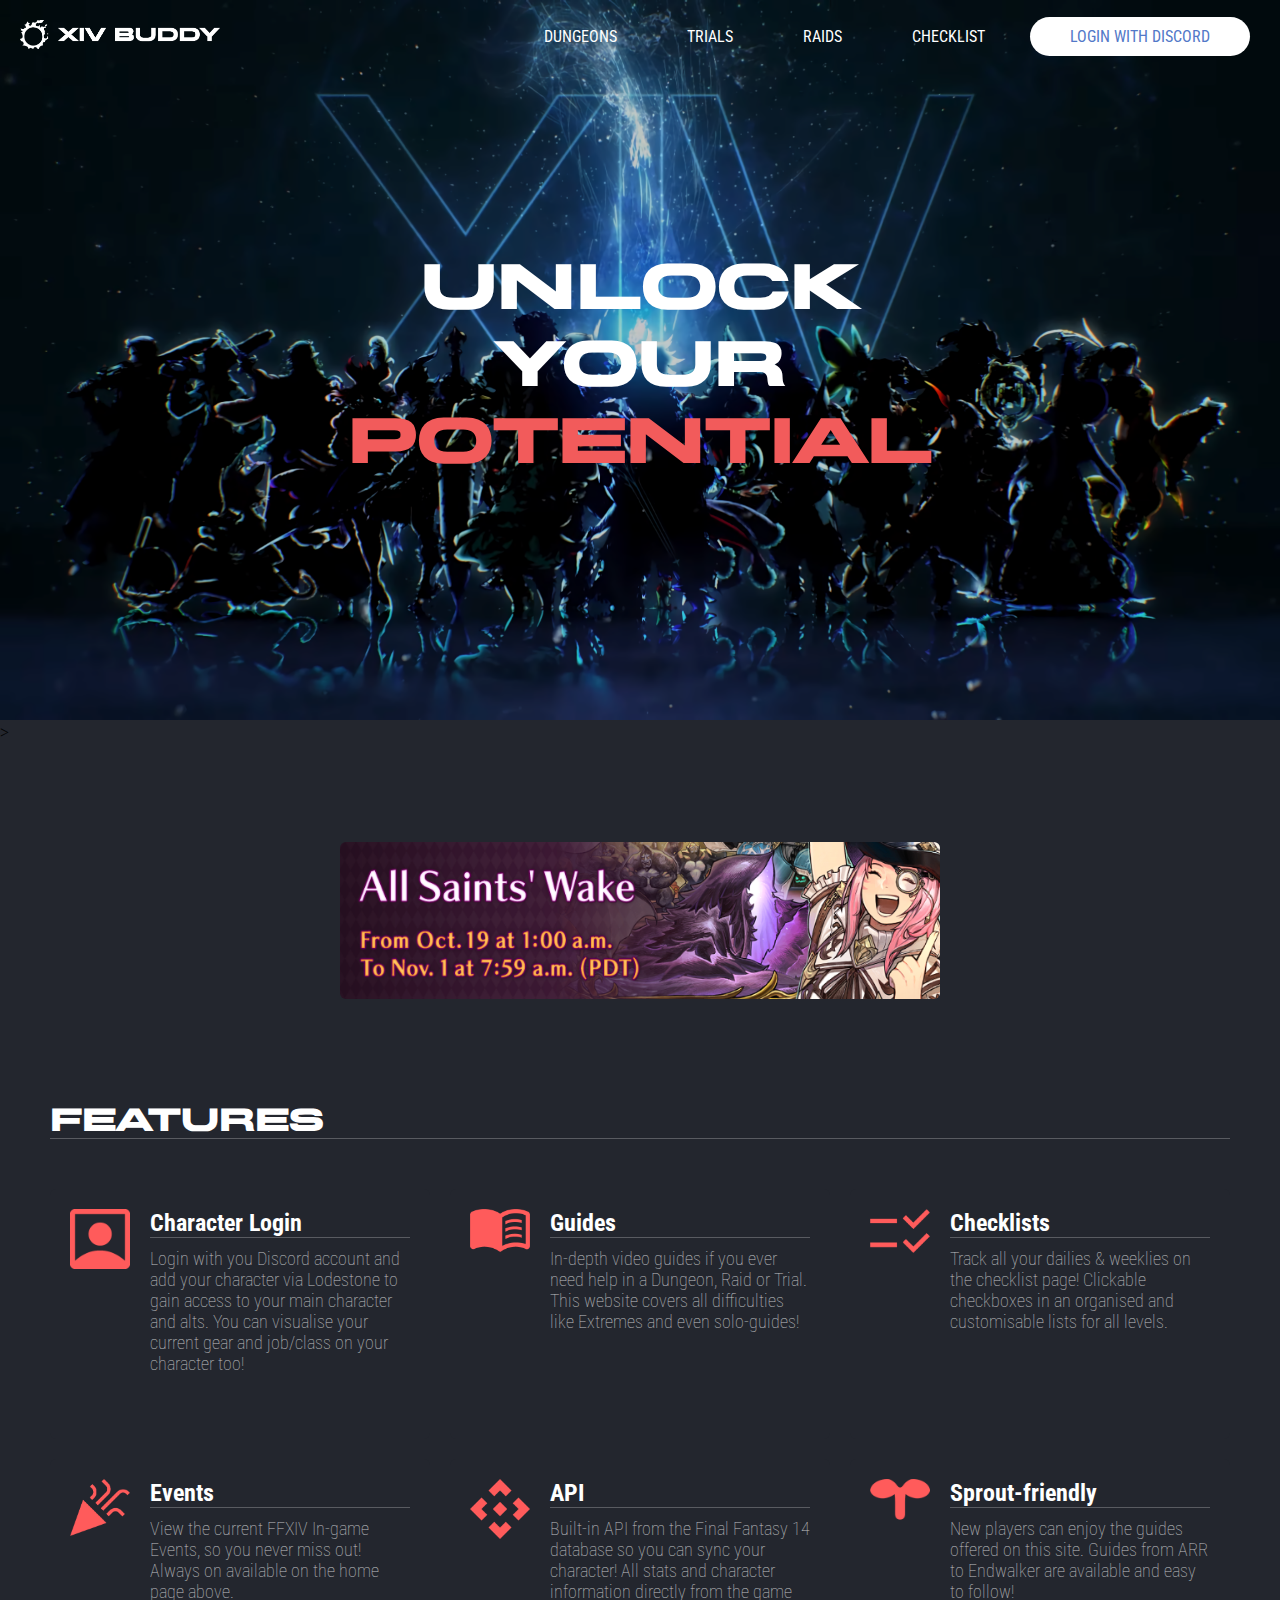
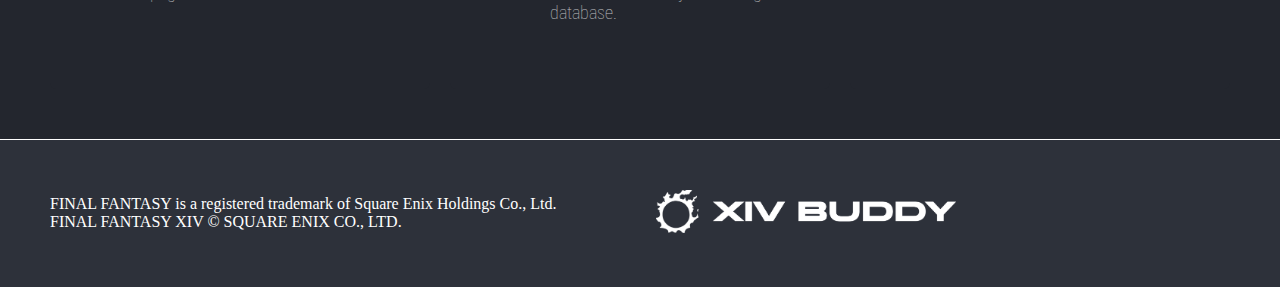
<file: index.html>
<!DOCTYPE html>
<html lang="en">
<head>
    <link rel="preconnect" href="https://fonts.googleapis.com">
<link rel="preconnect" href="https://fonts.gstatic.com" crossorigin>
<link href="https://fonts.googleapis.com/css2?family=Roboto:wght@300&display=swap" rel="stylesheet"> 
    <link href="//db.onlinewebfonts.com/c/db8811fcaea2386d4f6e3bcf7e6d206b?family=MiedingerW01-Bold" rel="stylesheet" type="text/css"/> 
    <link rel="preconnect" href="https://fonts.googleapis.com">
<link rel="preconnect" href="https://fonts.gstatic.com" crossorigin>
<link href="https://fonts.googleapis.com/css2?family=Anek+Telugu:wght@800&display=swap" rel="stylesheet"> 
    <link rel="preconnect" href="https://fonts.googleapis.com">
<link rel="preconnect" href="https://fonts.gstatic.com" crossorigin>
<link href="https://fonts.googleapis.com/css2?family=Anek+Telugu:wght@500&display=swap" rel="stylesheet"> 
    <link rel="preconnect" href="https://fonts.googleapis.com">
<link rel="preconnect" href="https://fonts.gstatic.com" crossorigin>
<link href="https://fonts.googleapis.com/css2?family=Anek+Telugu&display=swap" rel="stylesheet">
    <link rel="preconnect" href="https://fonts.googleapis.com">
    <link rel="preconnect" href="https://fonts.gstatic.com" crossorigin>
    <link href="https://fonts.googleapis.com/css2?family=Roboto+Condensed:wght@700&display=swap" rel="stylesheet"> 
    <link rel="stylesheet" href="style.css">
    <link rel="shortcut icon" href="images/logo.png" type="image/x-icon">
    <meta charset="UTF-8">
    <meta http-equiv="X-UA-Compatible" content="IE=edge">
    <meta name="viewport" content="width=device-width, initial-scale=1.0">
    <title>XIV Buddy</title>
</head>
    <body>
        <div id="page-container">
        <!--Section 1-->
            <section class="nav"> <!--Navigation bar-->
                    <a href="index.html">
                        <img class="logo" src="images/logo4.png" alt="">
                    </a>

                    <ul class="nav-links">
                        <li class="underline-dungeons"><a href="dungeons.html">Dungeons</a></li>
                        <li class="underline-trials"><a href="trials.html">Trials</a></li>
                        <li class="underline-raids"><a href="raids.html">Raids</a></li>
                        <li class="underline-checklist"><a href="checklist.html">Checklist</a></li>
                            
                            

                        <div class="red"><a href="#">LOGIN WITH DISCORD</a></div>
                    </ul>
            </section>

            <section class="bg"> <!--Background image-->
                <div class="bg-container">
                    <h1>UNLOCK YOUR <span class="potential">POTENTIAL</span></h1>
                    <img class="bg-img" src="images/bgimg.webp" alt="">
                </div>
            </section>

            <!--Events section-->
            <section class="events">
            
    <!-- Display the countdown timer in an element -->
                    <p class="timer" id="event-timer"></p>

                    <!--ffxiv event banner-->>
                    <a href="https://eu.finalfantasyxiv.com/lodestone/special/2022/All_Saints_Wake/34nzplu2qj" class="event-img"><img src="images/ffxivevent.png" alt=""></a>
            </section>

            <!--Add FFXIV Event timer API next to events image-->

            <!--Section 2-->
            <section class="section2">
                <div class="features">Features</div>
            </section>
            
                <div class="wrapper">
                    <div class="item1 box">
                        <div class="icon">
                            <img src="images/icon-box.png" alt="">
                        </div>
                        <div class="text">
                            <h2>Character Login</h2>
                            <p>Login with you Discord account and add your character via Lodestone to gain access to your main character and alts. You can visualise your current gear and job/class on your character too! </p>
                        </div>
                    </div>
                    <div class="item1 box">
                        <div class="icon">
                            <img src="images/manual-icon.png" alt="">
                        </div>
                        <div class="text">
                            <h2>Guides</h2>
                            <p>In-depth video guides if you ever need help in a Dungeon, Raid or Trial. This website covers all difficulties like Extremes and even solo-guides!</p>
                        </div>
                    </div>
                    <div class="item1 box">
                        <div class="icon">
                            <img src="images/checklist_rtl_FILL1_wght400_GRAD0_opsz48.png" alt="">
                        </div>
                        <div class="text">
                            <h2>Checklists</h2>
                            <p>Track all your dailies & weeklies on the checklist page! Clickable checkboxes in an organised and customisable lists for all levels.</p>
                        </div>
                    </div>
                    <div class="item1 box">
                        <div class="icon">
                            <img src="images/event.png" alt="">
                        </div>
                        <div class="text">
                            <h2>Events</h2>
                            <p>View the current FFXIV In-game Events, so you never miss out! Always on available on the home page above.</p>
                        </div>
                    </div>
                    <div class="item1 box">
                        <div class="icon">
                            <img src="images/api.png" alt="">
                        </div>
                        <div class="text">
                            <h2>API</h2>
                            <p>Built-in API from the Final Fantasy 14 database so you can sync your character! All stats and character information directly from the game database.</p>
                        </div>
                    </div>
                    
                    
                    <div class="item1 box">
                        <div class="icon">
                            <img src="images/sprout.png" alt="">
                        </div>
                        <div class="text">
                            <h2>Sprout-friendly</h2>
                            <p>New players can enjoy the guides offered on this site. Guides from ARR to Endwalker are available and easy to follow!</p>
                        </div>
                    </div>
                </div>
            </div>
            

            
            
            <section id="footer" class="footer">
                <div class="footer-line"></div>
                <div class="footer-container">
                    <div class="copyright">
                        FINAL FANTASY is a registered trademark of Square Enix Holdings Co., Ltd.
                        <br>
                        FINAL FANTASY XIV © SQUARE ENIX CO., LTD.
                    </div>
                    <div class="logo-links">
                        <a href="index.html">
                            <img src="images/logo4.png" alt="">
                        </a>

                    </div>
            </div>
        </section>
        
        <script src="script.js"></script>
    </body>
</html>
</file>
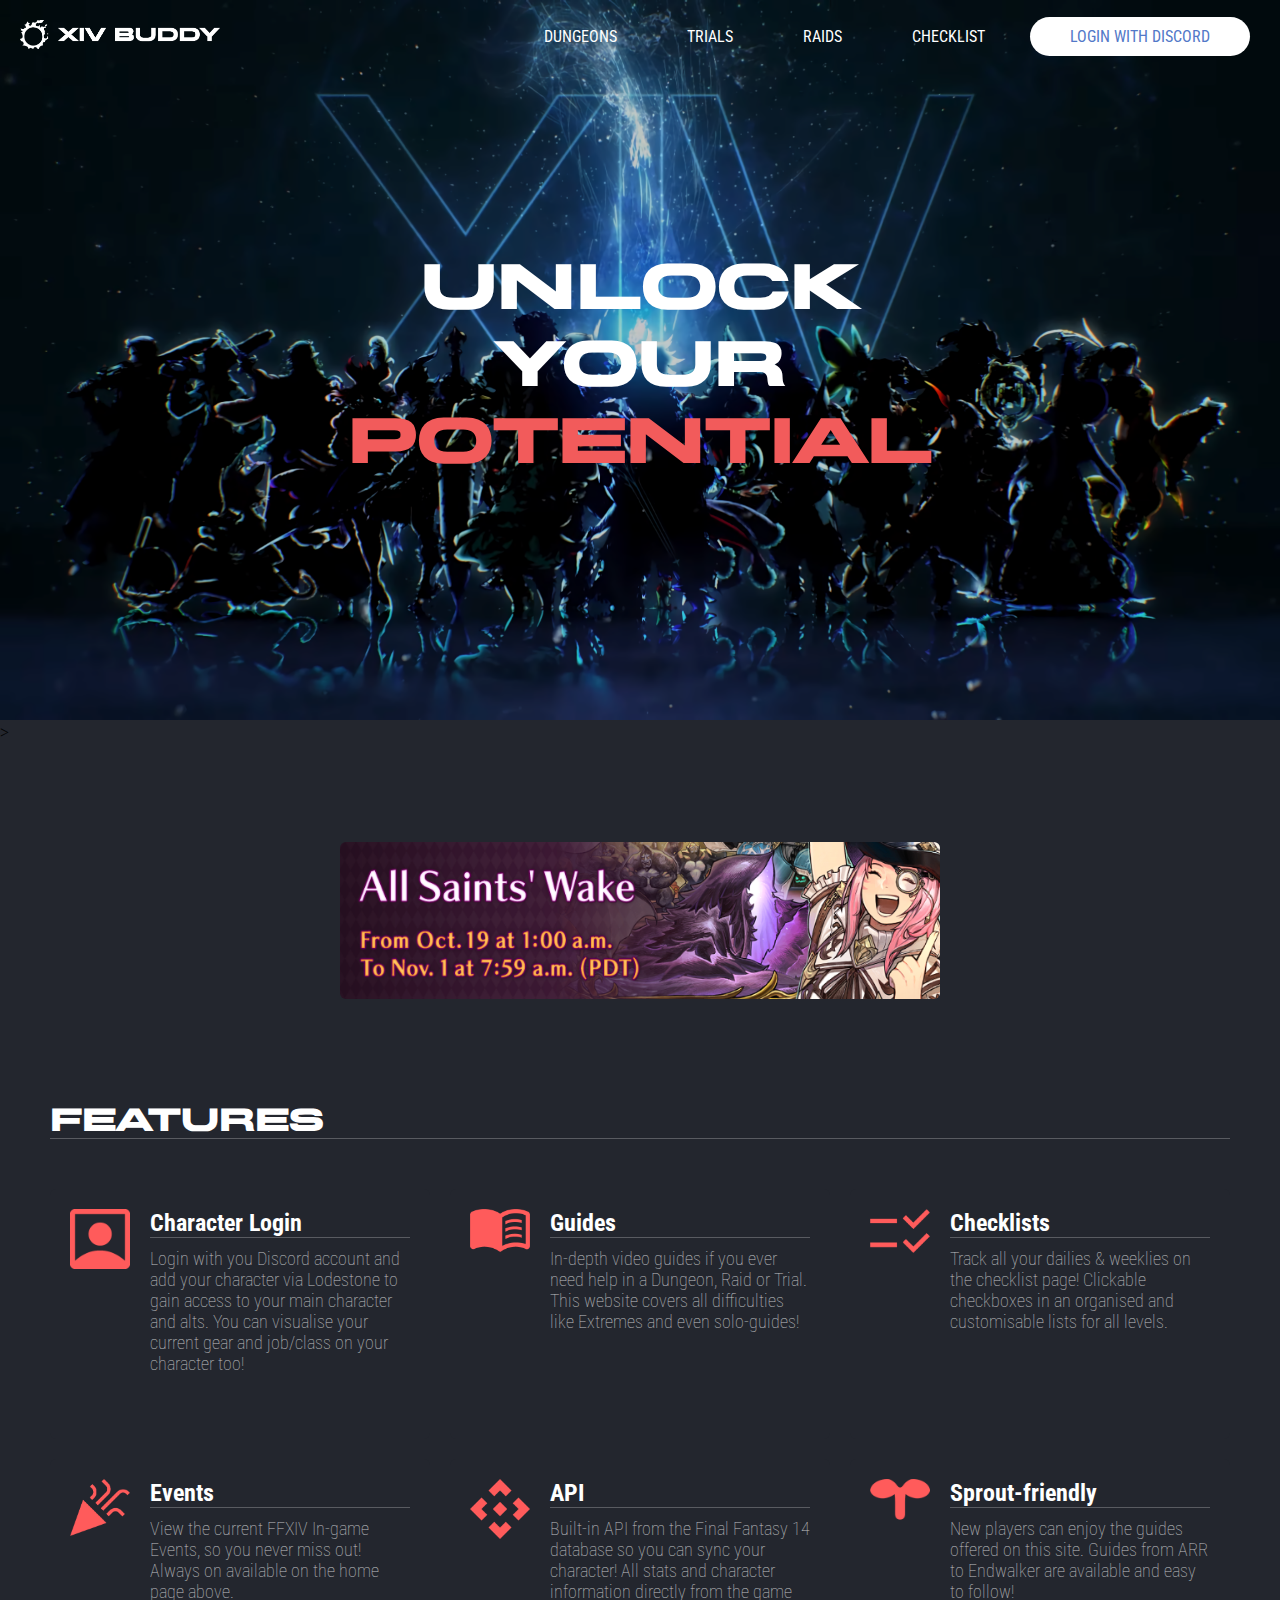
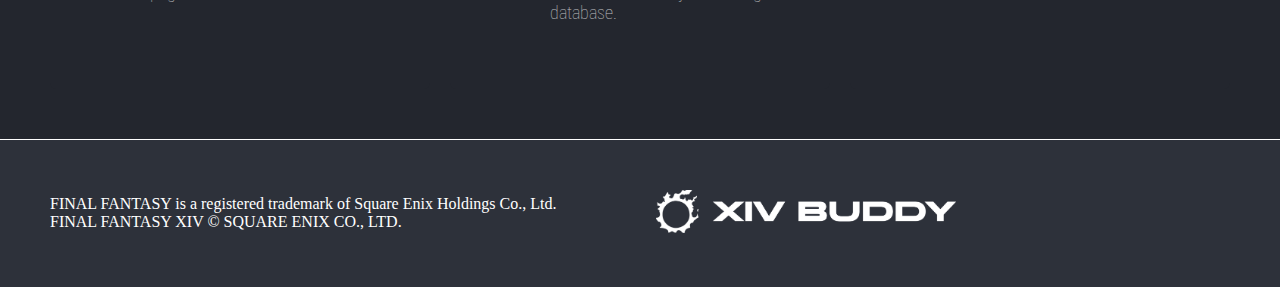
<file: pages/index.html>
<!DOCTYPE html>
<html lang="en">
<head>
    <link rel="preconnect" href="https://fonts.googleapis.com">
<link rel="preconnect" href="https://fonts.gstatic.com" crossorigin>
<link href="https://fonts.googleapis.com/css2?family=Roboto:wght@300&display=swap" rel="stylesheet"> 
    <link href="//db.onlinewebfonts.com/c/db8811fcaea2386d4f6e3bcf7e6d206b?family=MiedingerW01-Bold" rel="stylesheet" type="text/css"/> 
    <link rel="preconnect" href="https://fonts.googleapis.com">
<link rel="preconnect" href="https://fonts.gstatic.com" crossorigin>
<link href="https://fonts.googleapis.com/css2?family=Anek+Telugu:wght@800&display=swap" rel="stylesheet"> 
    <link rel="preconnect" href="https://fonts.googleapis.com">
<link rel="preconnect" href="https://fonts.gstatic.com" crossorigin>
<link href="https://fonts.googleapis.com/css2?family=Anek+Telugu:wght@500&display=swap" rel="stylesheet"> 
    <link rel="preconnect" href="https://fonts.googleapis.com">
<link rel="preconnect" href="https://fonts.gstatic.com" crossorigin>
<link href="https://fonts.googleapis.com/css2?family=Anek+Telugu&display=swap" rel="stylesheet">
    <link rel="preconnect" href="https://fonts.googleapis.com">
    <link rel="preconnect" href="https://fonts.gstatic.com" crossorigin>
    <link href="https://fonts.googleapis.com/css2?family=Roboto+Condensed:wght@700&display=swap" rel="stylesheet"> 
    <link rel="stylesheet" href="../style.css">
    <link rel="shortcut icon" href="../images/logo.png" type="image/x-icon">
    <meta charset="UTF-8">
    <meta http-equiv="X-UA-Compatible" content="IE=edge">
    <meta name="viewport" content="width=device-width, initial-scale=1.0">
    <title>XIV Buddy</title>
</head>
    <body>
        <div id="page-container">
        <!--Section 1-->
            <section class="nav"> <!--Navigation bar-->
                    <a href="index.html">
                        <img class="logo" src="../images/logo4.png" alt="">
                    </a>

                    <ul class="nav-links">
                        <li class="underline-dungeons"><a href="dungeons.html">Dungeons</a></li>
                        <li class="underline-trials"><a href="trials.html">Trials</a></li>
                        <li class="underline-raids"><a href="raids.html">Raids</a></li>
                        <li class="underline-checklist"><a href="checklist.html">Checklist</a></li>
                            
                            

                        <div class="red"><a href="#">LOGIN WITH DISCORD</a></div>
                    </ul>
            </section>

            <section class="bg"> <!--Background image-->
                <div class="bg-container">
                    <h1>UNLOCK YOUR <span class="potential">POTENTIAL</span></h1>
                    <img class="bg-img" src="../images/bgimg.webp" alt="">
                </div>
            </section>

            <!--Events section-->
            <section class="events">
            
    <!-- Display the countdown timer in an element -->
                    <p class="timer" id="event-timer"></p>

                    <!--ffxiv event banner-->>
                    <a href="https://eu.finalfantasyxiv.com/lodestone/special/2022/All_Saints_Wake/34nzplu2qj" class="event-img"><img src="../images/ffxivevent.png" alt=""></a>
            </section>

            <!--Add FFXIV Event timer API next to events image-->

            <!--Section 2-->
            <section class="section2">
                <div class="features">Features</div>
            </section>
            
                <div class="wrapper">
                    <div class="item1 box">
                        <div class="icon">
                            <img src="../images/icon-box.png" alt="">
                        </div>
                        <div class="text">
                            <h2>Character Login</h2>
                            <p>Login with you Discord account and add your character via Lodestone to gain access to your main character and alts. You can visualise your current gear and job/class on your character too! </p>
                        </div>
                    </div>
                    <div class="item1 box">
                        <div class="icon">
                            <img src="../images/manual-icon.png" alt="">
                        </div>
                        <div class="text">
                            <h2>Guides</h2>
                            <p>In-depth video guides if you ever need help in a Dungeon, Raid or Trial. This website covers all difficulties like Extremes and even solo-guides!</p>
                        </div>
                    </div>
                    <div class="item1 box">
                        <div class="icon">
                            <img src="../images/checklist_rtl_FILL1_wght400_GRAD0_opsz48.png" alt="">
                        </div>
                        <div class="text">
                            <h2>Checklists</h2>
                            <p>Track all your dailies & weeklies on the checklist page! Clickable checkboxes in an organised and customisable lists for all levels.</p>
                        </div>
                    </div>
                    <div class="item1 box">
                        <div class="icon">
                            <img src="../images/event.png" alt="">
                        </div>
                        <div class="text">
                            <h2>Events</h2>
                            <p>View the current FFXIV In-game Events, so you never miss out! Always on available on the home page above.</p>
                        </div>
                    </div>
                    <div class="item1 box">
                        <div class="icon">
                            <img src="../images/api.png" alt="">
                        </div>
                        <div class="text">
                            <h2>API</h2>
                            <p>Built-in API from the Final Fantasy 14 database so you can sync your character! All stats and character information directly from the game database.</p>
                        </div>
                    </div>
                    
                    
                    <div class="item1 box">
                        <div class="icon">
                            <img src="../images/sprout.png" alt="">
                        </div>
                        <div class="text">
                            <h2>Sprout-friendly</h2>
                            <p>New players can enjoy the guides offered on this site. Guides from ARR to Endwalker are available and easy to follow!</p>
                        </div>
                    </div>
                </div>
            </div>
            

            
            
            <section id="footer" class="footer">
                <div class="footer-line"></div>
                <div class="footer-container">
                    <div class="copyright">
                        FINAL FANTASY is a registered trademark of Square Enix Holdings Co., Ltd.
                        <br>
                        FINAL FANTASY XIV © SQUARE ENIX CO., LTD.
                    </div>
                    <div class="logo-links">
                        <a href="index.html">
                            <img src="../images/logo4.png" alt="">
                        </a>

                    </div>
            </div>
        </section>
        
        <script src="../script.js"></script>
    </body>
</html>
</file>
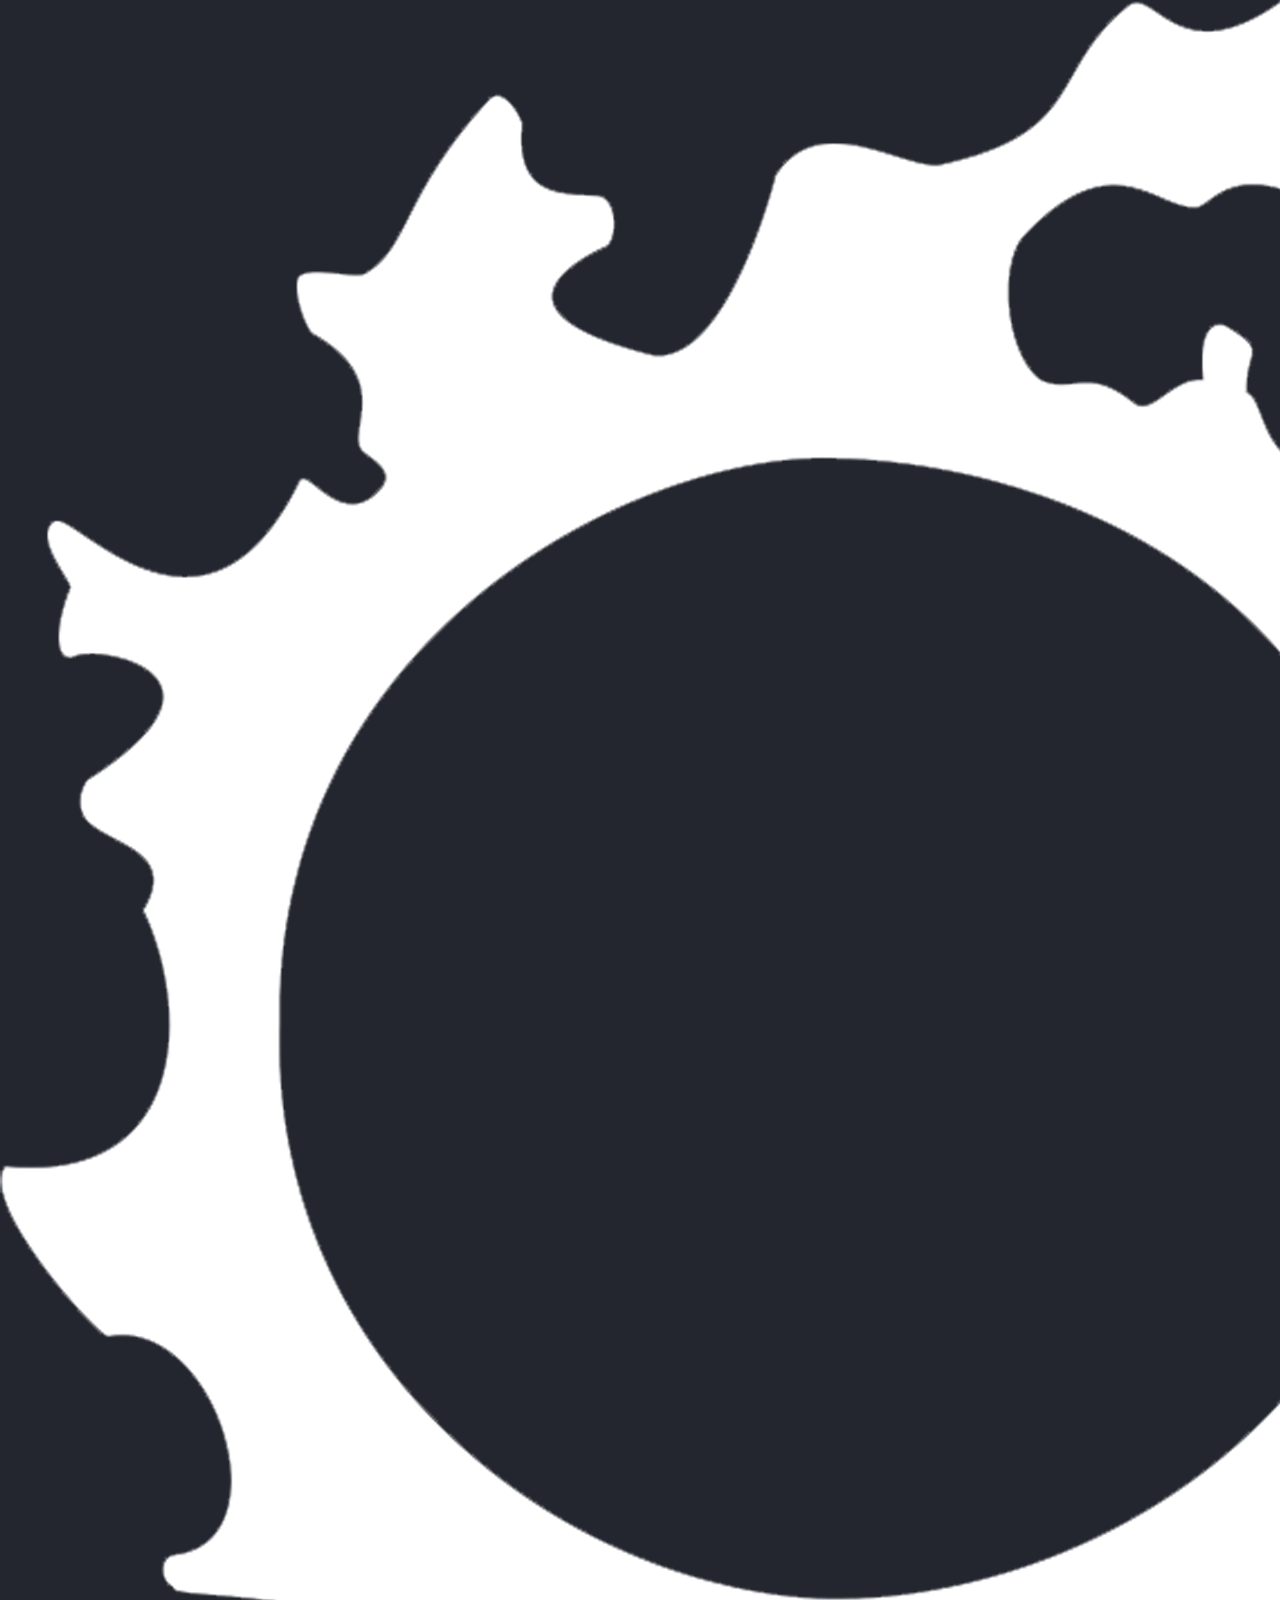
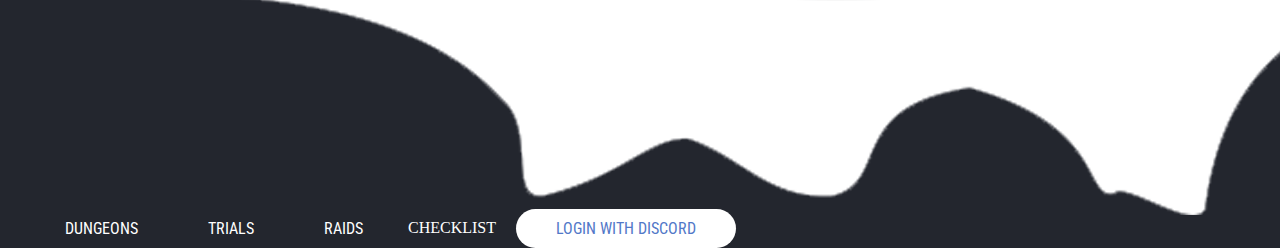
<file: checklist.html>
<!DOCTYPE html>
<html lang="en">
<head>
    <link rel="preconnect" href="https://fonts.googleapis.com">
<link rel="preconnect" href="https://fonts.gstatic.com" crossorigin>
<link href="https://fonts.googleapis.com/css2?family=Roboto:wght@300&display=swap" rel="stylesheet"> 
    <link href="//db.onlinewebfonts.com/c/db8811fcaea2386d4f6e3bcf7e6d206b?family=MiedingerW01-Bold" rel="stylesheet" type="text/css"/> 
    <link rel="preconnect" href="https://fonts.googleapis.com">
<link rel="preconnect" href="https://fonts.gstatic.com" crossorigin>
<link href="https://fonts.googleapis.com/css2?family=Anek+Telugu:wght@800&display=swap" rel="stylesheet"> 
    <link rel="preconnect" href="https://fonts.googleapis.com">
<link rel="preconnect" href="https://fonts.gstatic.com" crossorigin>
<link href="https://fonts.googleapis.com/css2?family=Anek+Telugu:wght@500&display=swap" rel="stylesheet"> 
    <link rel="preconnect" href="https://fonts.googleapis.com">
<link rel="preconnect" href="https://fonts.gstatic.com" crossorigin>
<link href="https://fonts.googleapis.com/css2?family=Anek+Telugu&display=swap" rel="stylesheet">
    <link rel="preconnect" href="https://fonts.googleapis.com">
    <link rel="preconnect" href="https://fonts.gstatic.com" crossorigin>
    <link href="https://fonts.googleapis.com/css2?family=Roboto+Condensed:wght@700&display=swap" rel="stylesheet"> 
    <link rel="stylesheet" href="style.css">
    <link rel="shortcut icon" href="images/logo.png" type="image/x-icon">
    <meta charset="UTF-8">
    <meta http-equiv="X-UA-Compatible" content="IE=edge">
    <meta name="viewport" content="width=device-width, initial-scale=1.0">
    <title>XIV Buddy</title>
</head>
    <body>

        <!--Section 1-->
        <section class="nav-other"> <!--Navigation bar-->
                <a href="index.html">
                    <img class="logo" src="images/logo4.png" alt="">
                </a>

                
                    <ul class="nav-links">
                        <li class="underline-dungeons"><a href="dungeons.html">Dungeons</a></li>
                        <li class="underline-trials"><a href="trials.html">Trials</a></li>
                        <li class="underline-raids"><a href="raids.html">Raids</a></li>
                        
                        <div>
                            <div class="checklist-nav"><a href="checklist.html">Checklist</a></div>
                        </div>
                        

                        <div class="red"><a href="#">LOGIN WITH DISCORD</a><div/>
                    </ul>
        </section>

        <!--<section class="footer">
            <div class="footer-line"></div>
            <div class="footer-container">
                <div class="copyright">
                    FINAL FANTASY is a registered trademark of Square Enix Holdings Co., Ltd.
                    <br>
                    FINAL FANTASY XIV © SQUARE ENIX CO., LTD.
                </div>
                <div class="logo-links">
                    <images src="logo4.png" alt="">
                </div>
            </div>
        </section>-->
    </body>
</html>
</file>
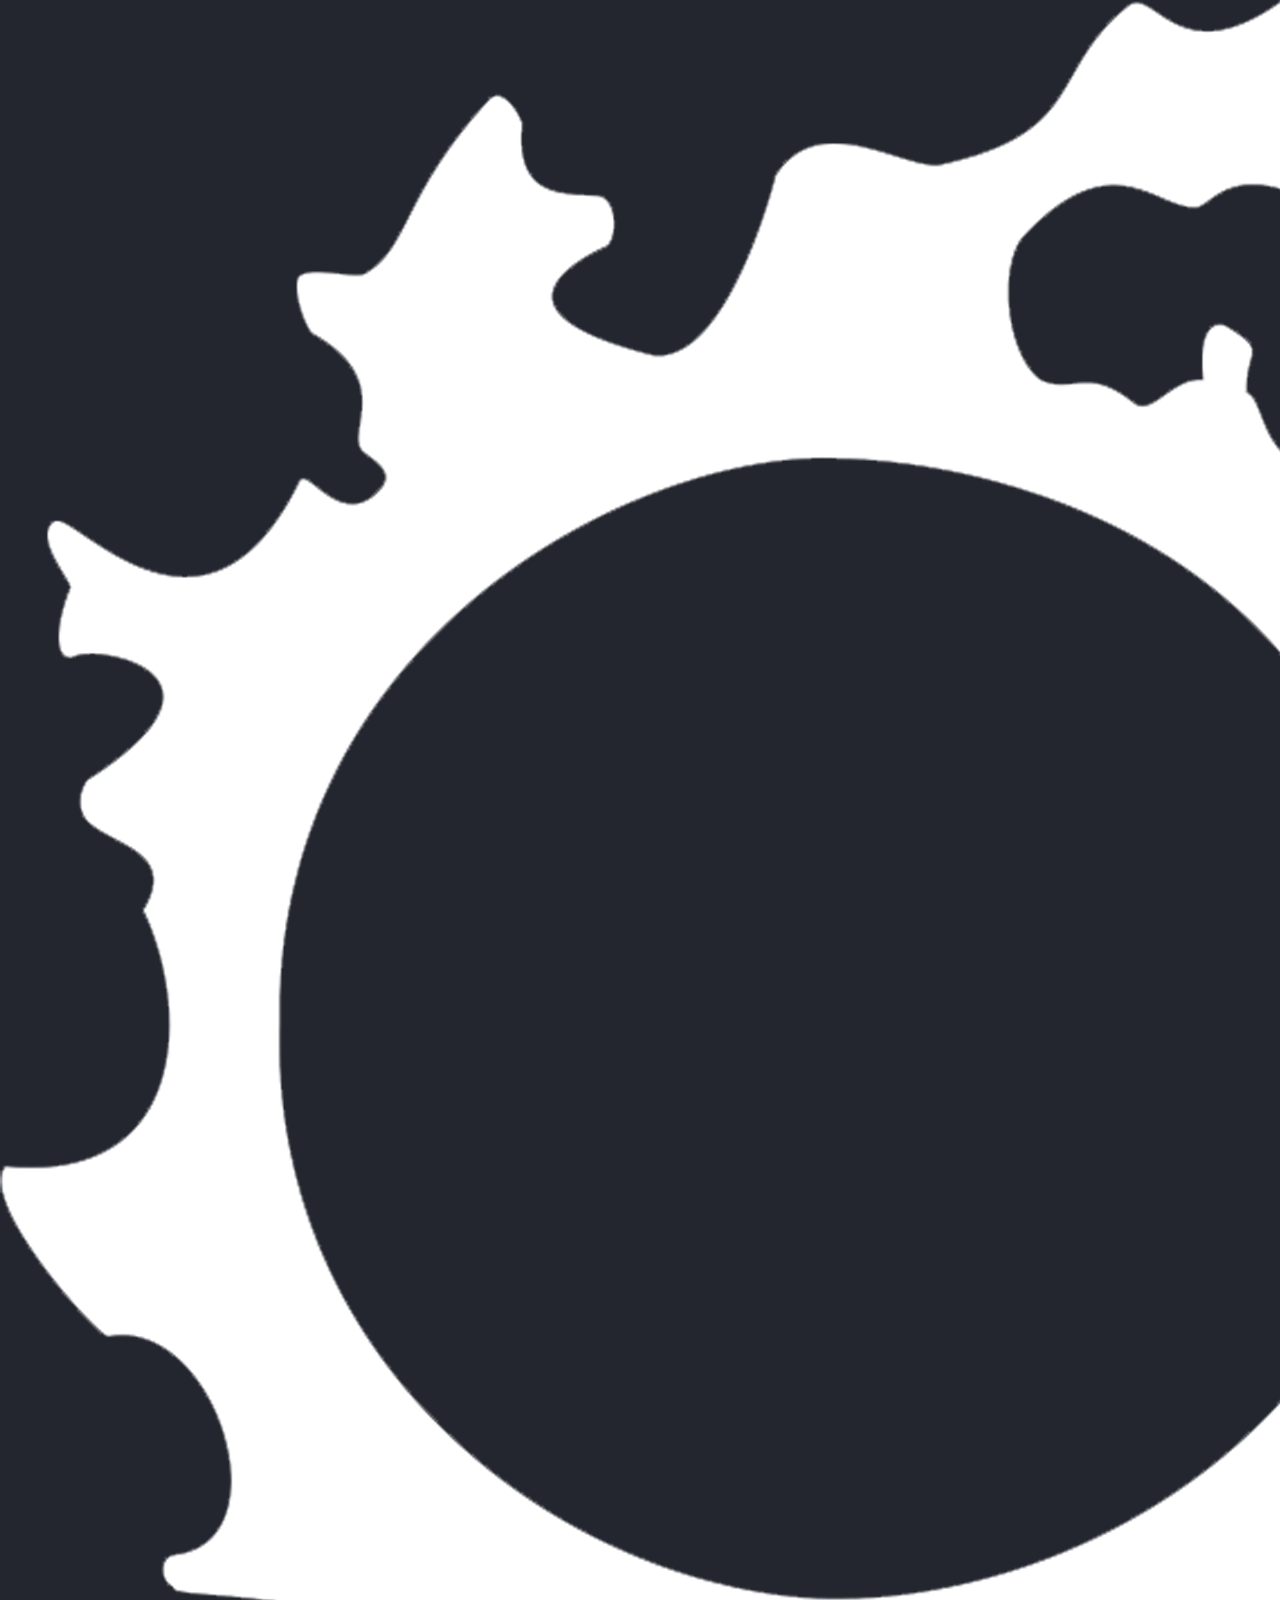
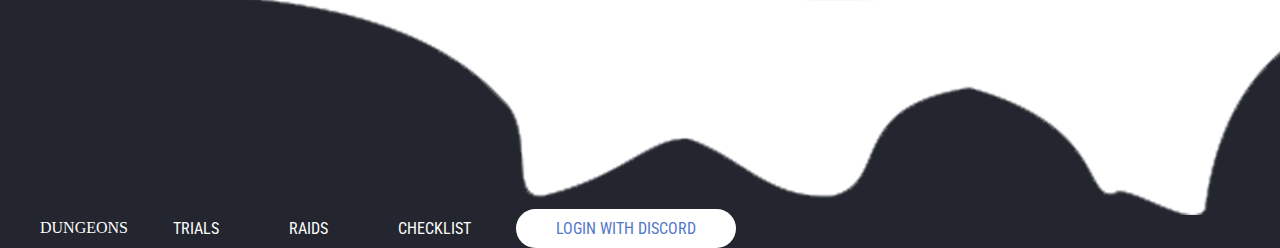
<file: dungeons.html>
<!DOCTYPE html>
<html lang="en">
<head>
    <link rel="preconnect" href="https://fonts.googleapis.com">
<link rel="preconnect" href="https://fonts.gstatic.com" crossorigin>
<link href="https://fonts.googleapis.com/css2?family=Roboto:wght@300&display=swap" rel="stylesheet"> 
    <link href="//db.onlinewebfonts.com/c/db8811fcaea2386d4f6e3bcf7e6d206b?family=MiedingerW01-Bold" rel="stylesheet" type="text/css"/> 
    <link rel="preconnect" href="https://fonts.googleapis.com">
<link rel="preconnect" href="https://fonts.gstatic.com" crossorigin>
<link href="https://fonts.googleapis.com/css2?family=Anek+Telugu:wght@800&display=swap" rel="stylesheet"> 
    <link rel="preconnect" href="https://fonts.googleapis.com">
<link rel="preconnect" href="https://fonts.gstatic.com" crossorigin>
<link href="https://fonts.googleapis.com/css2?family=Anek+Telugu:wght@500&display=swap" rel="stylesheet"> 
    <link rel="preconnect" href="https://fonts.googleapis.com">
<link rel="preconnect" href="https://fonts.gstatic.com" crossorigin>
<link href="https://fonts.googleapis.com/css2?family=Anek+Telugu&display=swap" rel="stylesheet">
    <link rel="preconnect" href="https://fonts.googleapis.com">
    <link rel="preconnect" href="https://fonts.gstatic.com" crossorigin>
    <link href="https://fonts.googleapis.com/css2?family=Roboto+Condensed:wght@700&display=swap" rel="stylesheet"> 
    <link rel="stylesheet" href="style.css">
    <link rel="shortcut icon" href="images/logo.png" type="image/x-icon">
    <meta charset="UTF-8">
    <meta http-equiv="X-UA-Compatible" content="IE=edge">
    <meta name="viewport" content="width=device-width, initial-scale=1.0">
    <title>XIV Buddy</title>
</head>
    <body>

        <!--Section 1-->
        <section class="nav-other"> <!--Navigation bar-->
                <a href="index.html">
                    <img class="logo" src="images/logo4.png" alt="">
                </a>

                
                    <ul class="nav-links">
                        <div>
                            <div class="dungeons-nav"><a href="dungeons.html">Dungeons</a></div>
                        </div>
                        
                            <li class="underline-trials"><a href="trials.html">Trials</a></li>
                            <li class="underline-raids"><a href="raids.html">Raids</a></li>
                            <li class="underline-checklist"><a href="checklist.html">Checklist</a></li>
                        
                        

                        <div class="red"><a href="#">LOGIN WITH DISCORD</a></div>
                    </ul>
        </section>

        <!--<section class="footer">
            <div class="footer-line"></div>
            <div class="footer-container">
                <div class="copyright">
                    FINAL FANTASY is a registered trademark of Square Enix Holdings Co., Ltd.
                    <br>
                    FINAL FANTASY XIV © SQUARE ENIX CO., LTD.
                </div>
                <div class="logo-links">
                    <images src="logo4.png" alt="">
                </div>
            </div>
        </section>-->
        
    </body>
</html>
</file>
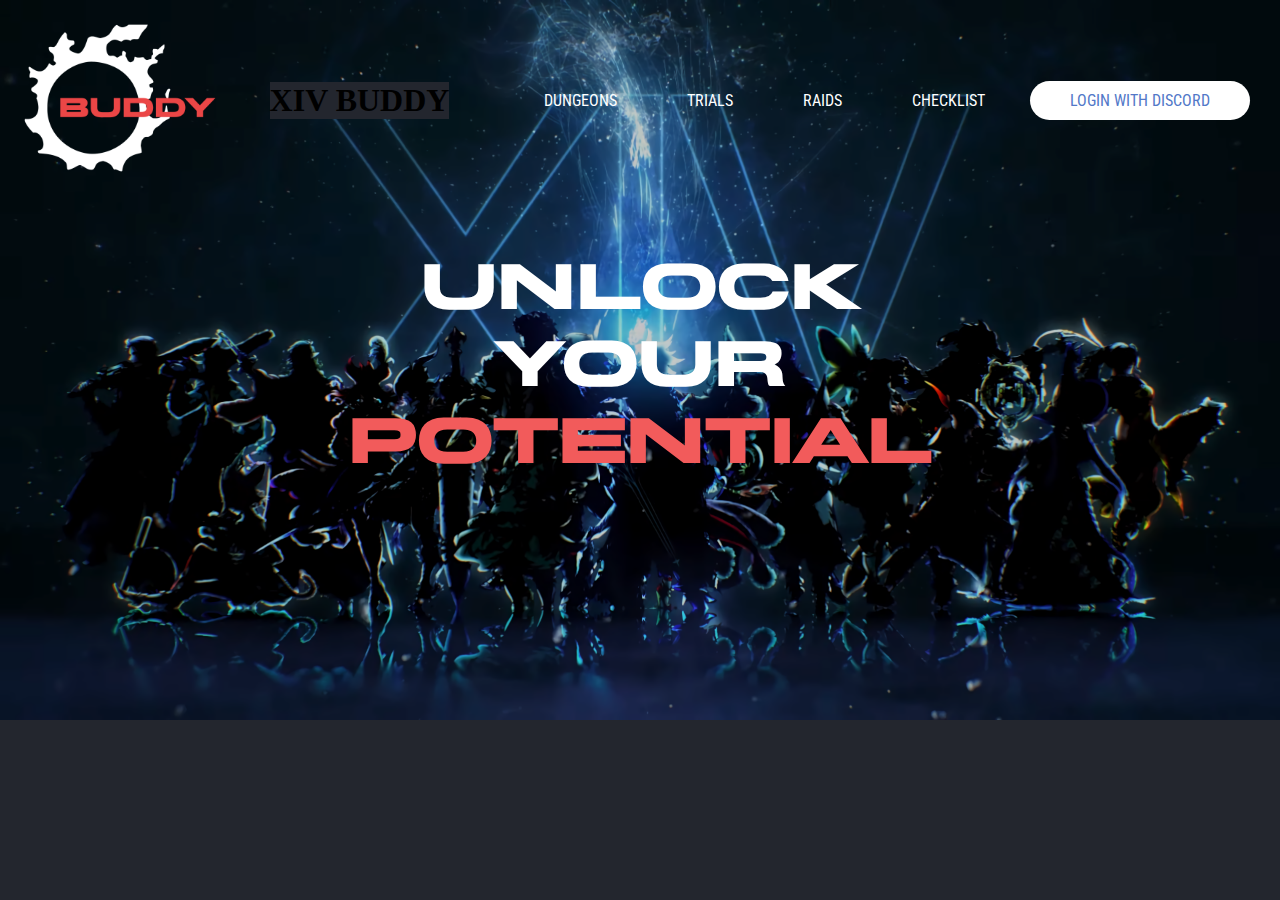
<file: home.html>
<!DOCTYPE html>
<html lang="en">
<head>
    <link href="//db.onlinewebfonts.com/c/db8811fcaea2386d4f6e3bcf7e6d206b?family=MiedingerW01-Bold" rel="stylesheet" type="text/css"/> 
    <link rel="preconnect" href="https://fonts.googleapis.com">
<link rel="preconnect" href="https://fonts.gstatic.com" crossorigin>
<link href="https://fonts.googleapis.com/css2?family=Anek+Telugu:wght@800&display=swap" rel="stylesheet"> 
    <link rel="preconnect" href="https://fonts.googleapis.com">
<link rel="preconnect" href="https://fonts.gstatic.com" crossorigin>
<link href="https://fonts.googleapis.com/css2?family=Anek+Telugu:wght@500&display=swap" rel="stylesheet"> 
    <link rel="preconnect" href="https://fonts.googleapis.com">
<link rel="preconnect" href="https://fonts.gstatic.com" crossorigin>
<link href="https://fonts.googleapis.com/css2?family=Anek+Telugu&display=swap" rel="stylesheet">
    <link rel="preconnect" href="https://fonts.googleapis.com">
    <link rel="preconnect" href="https://fonts.gstatic.com" crossorigin>
    <link href="https://fonts.googleapis.com/css2?family=Roboto+Condensed:wght@700&display=swap" rel="stylesheet"> 
    <link rel="stylesheet" href="style.css">
    <link rel="shortcut icon" href="logo.png" type="image/x-icon">
    <meta charset="UTF-8">
    <meta http-equiv="X-UA-Compatible" content="IE=edge">
    <meta name="viewport" content="width=device-width, initial-scale=1.0">
    <title>XIV Buddy</title>
</head>
    <body>

        <!--Section 1-->
        <section class="nav"> <!--Navigation bar-->
                <a href="home.html">
                    <img class="logo" src="logo2.png" alt="">
                </a>
                <h1>XIV BUDDY</h1>

                
                    <ul class="nav-links">
                        <li><a href="dungeons.html">Dungeons</a></li>
                        <li><a href="trials.html">Trials</a></li>
                        <li><a href="raids.html">Raids</a></li>
                        <li><a href="checklist.html">Checklist</a></li>
                        

                        <div class="red"><a href="#">LOGIN WITH DISCORD</a></div>
                    </ul>
        </section>

        <section class="bg"> <!--Background image-->
            <div class="bg-container">
                <h1>UNLOCK YOUR <span class="potential">POTENTIAL</span></h1>
                <img class="bg-img" src="bgimg.webp" alt="">
            </div>
        </section>
    </body>
</html>
</file>
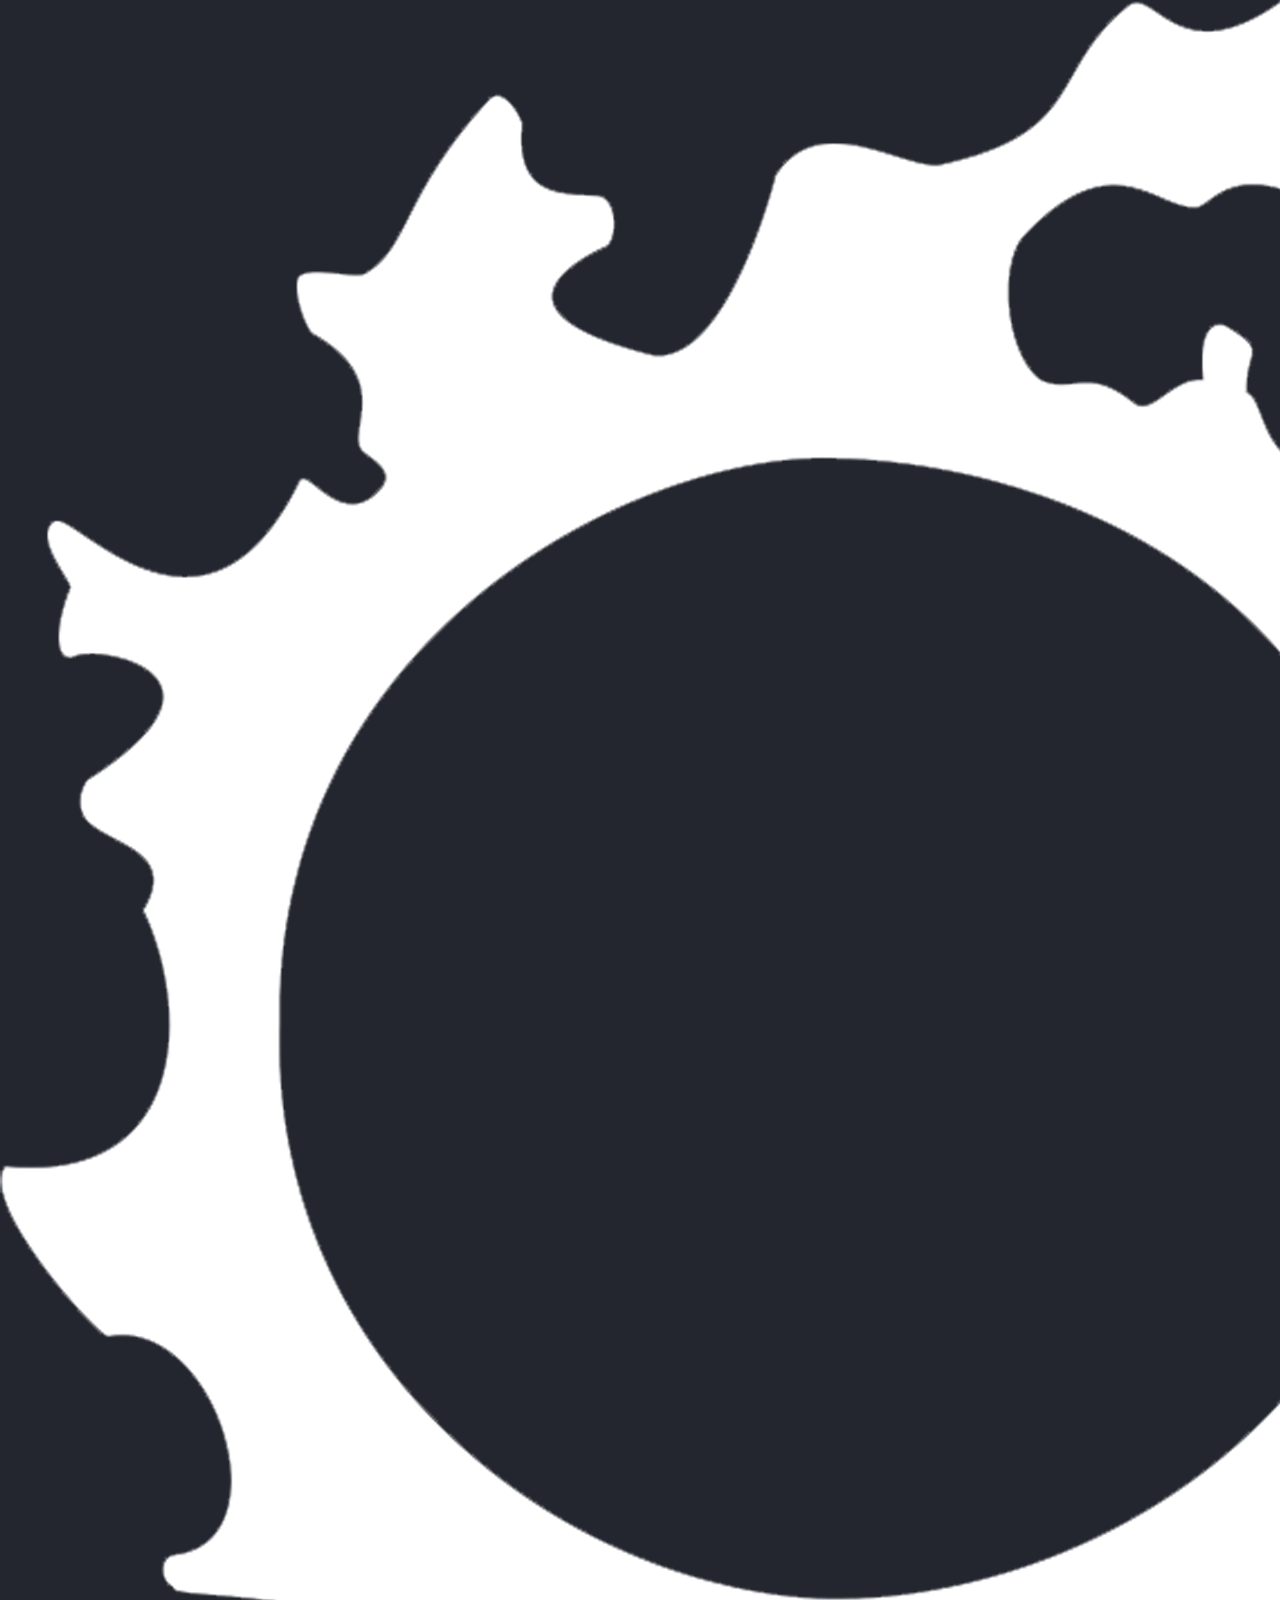
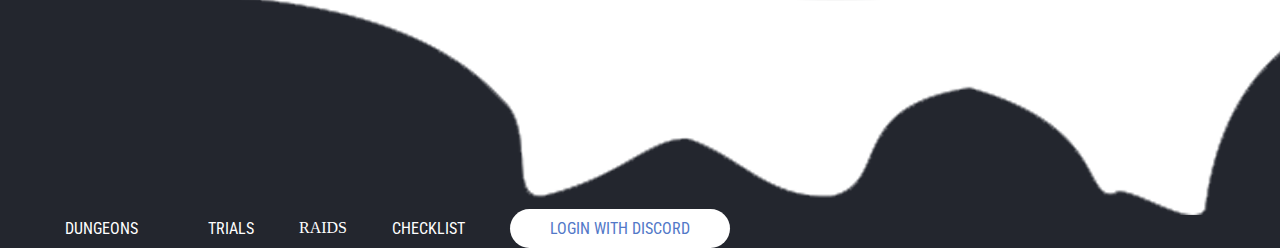
<file: raids.html>
<!DOCTYPE html>
<html lang="en">
<head>
    <link rel="preconnect" href="https://fonts.googleapis.com">
<link rel="preconnect" href="https://fonts.gstatic.com" crossorigin>
<link href="https://fonts.googleapis.com/css2?family=Roboto:wght@300&display=swap" rel="stylesheet"> 
    <link href="//db.onlinewebfonts.com/c/db8811fcaea2386d4f6e3bcf7e6d206b?family=MiedingerW01-Bold" rel="stylesheet" type="text/css"/> 
    <link rel="preconnect" href="https://fonts.googleapis.com">
<link rel="preconnect" href="https://fonts.gstatic.com" crossorigin>
<link href="https://fonts.googleapis.com/css2?family=Anek+Telugu:wght@800&display=swap" rel="stylesheet"> 
    <link rel="preconnect" href="https://fonts.googleapis.com">
<link rel="preconnect" href="https://fonts.gstatic.com" crossorigin>
<link href="https://fonts.googleapis.com/css2?family=Anek+Telugu:wght@500&display=swap" rel="stylesheet"> 
    <link rel="preconnect" href="https://fonts.googleapis.com">
<link rel="preconnect" href="https://fonts.gstatic.com" crossorigin>
<link href="https://fonts.googleapis.com/css2?family=Anek+Telugu&display=swap" rel="stylesheet">
    <link rel="preconnect" href="https://fonts.googleapis.com">
    <link rel="preconnect" href="https://fonts.gstatic.com" crossorigin>
    <link href="https://fonts.googleapis.com/css2?family=Roboto+Condensed:wght@700&display=swap" rel="stylesheet"> 
    <link rel="stylesheet" href="style.css">
    <link rel="shortcut icon" href="images/logo.png" type="image/x-icon">
    <meta charset="UTF-8">
    <meta http-equiv="X-UA-Compatible" content="IE=edge">
    <meta name="viewport" content="width=device-width, initial-scale=1.0">
    <title>XIV Buddy</title>
</head>
    <body>

        <!--Section 1-->
        <section class="nav-other"> <!--Navigation bar-->
                <a href="index.html">
                    <img class="logo" src="images/logo4.png" alt="">
                </a>

                
                <ul class="nav-links">
                    <li class="underline-dungeons"><a href="dungeons.html">Dungeons</a></li>
                    <li class="underline-trials"><a href="trials.html">Trials</a></li>


                    <div>
                        <div class="raids-nav"><a href="raids.html">Raids</a></div>
                    </div>

                    <li class="underline-checklist"><a href="checklist.html">Checklist</a></li>
                        
                        

                        <div class="red"><a href="#">LOGIN WITH DISCORD</a></div>
                    </ul>
        </section>

        <section class="arr"></section>
        <section class="heavensward"></section>
        <section class="Stormblood"></section>
        <section class="shadowbringers"></section>
        <section class="endwalker"></section>

        <!--<section class="footer">
            <div class="footer-line"></div>
            <div class="footer-container">
                <div class="copyright">
                    FINAL FANTASY is a registered trademark of Square Enix Holdings Co., Ltd.
                    <br>
                    FINAL FANTASY XIV © SQUARE ENIX CO., LTD.
                </div>
                <div class="logo-links">
                    <images src="logo4.png" alt="">
                </div>
            </div>
        </section>-->

    </body>
</html>
</file>
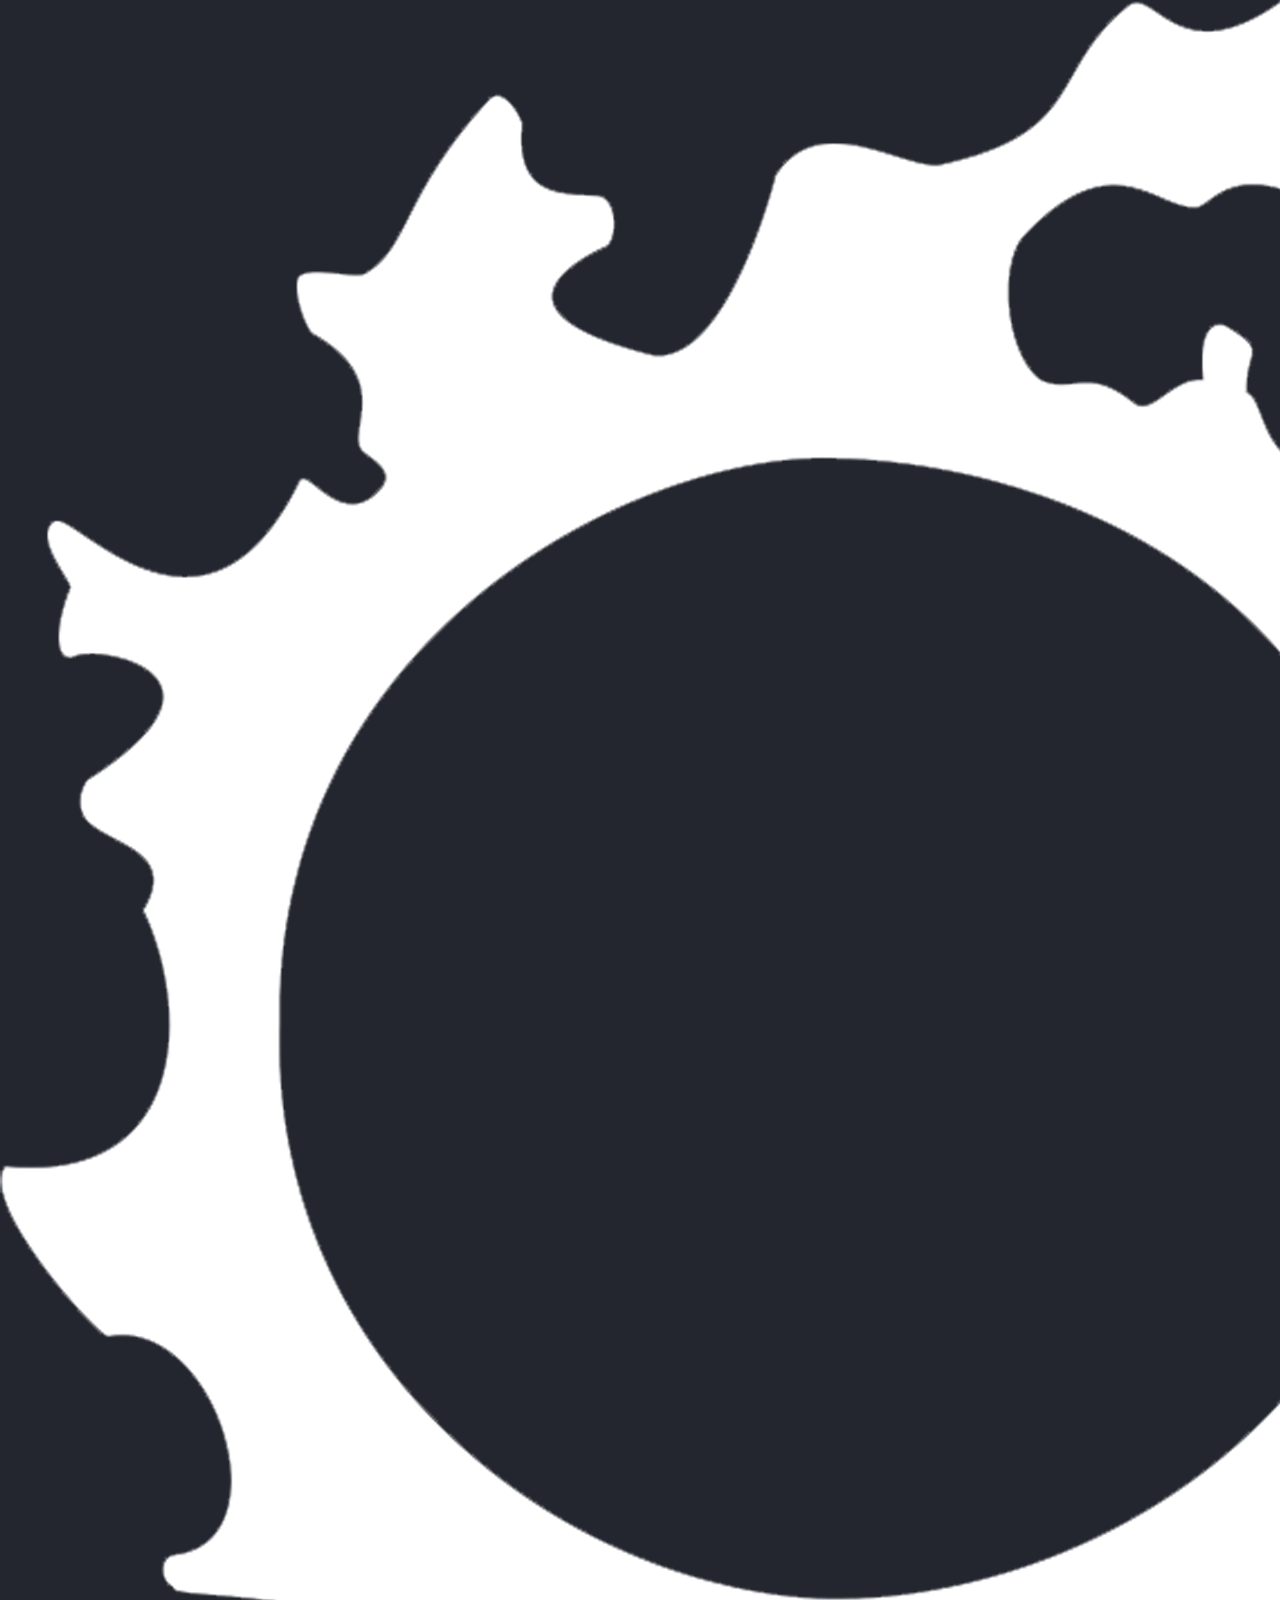
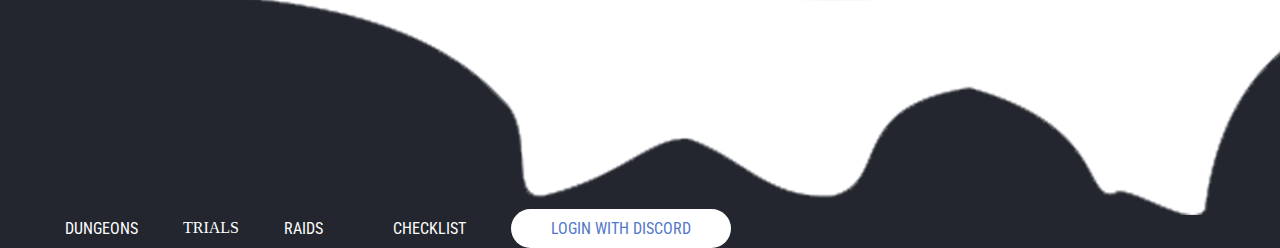
<file: trials.html>
<!DOCTYPE html>
<html lang="en">
<head>
    <link rel="preconnect" href="https://fonts.googleapis.com">
<link rel="preconnect" href="https://fonts.gstatic.com" crossorigin>
<link href="https://fonts.googleapis.com/css2?family=Roboto:wght@300&display=swap" rel="stylesheet"> 
    <link href="//db.onlinewebfonts.com/c/db8811fcaea2386d4f6e3bcf7e6d206b?family=MiedingerW01-Bold" rel="stylesheet" type="text/css"/> 
    <link rel="preconnect" href="https://fonts.googleapis.com">
<link rel="preconnect" href="https://fonts.gstatic.com" crossorigin>
<link href="https://fonts.googleapis.com/css2?family=Anek+Telugu:wght@800&display=swap" rel="stylesheet"> 
    <link rel="preconnect" href="https://fonts.googleapis.com">
<link rel="preconnect" href="https://fonts.gstatic.com" crossorigin>
<link href="https://fonts.googleapis.com/css2?family=Anek+Telugu:wght@500&display=swap" rel="stylesheet"> 
    <link rel="preconnect" href="https://fonts.googleapis.com">
<link rel="preconnect" href="https://fonts.gstatic.com" crossorigin>
<link href="https://fonts.googleapis.com/css2?family=Anek+Telugu&display=swap" rel="stylesheet">
    <link rel="preconnect" href="https://fonts.googleapis.com">
    <link rel="preconnect" href="https://fonts.gstatic.com" crossorigin>
    <link href="https://fonts.googleapis.com/css2?family=Roboto+Condensed:wght@700&display=swap" rel="stylesheet"> 
    <link rel="stylesheet" href="style.css">
    <link rel="shortcut icon" href="images/logo.png" type="image/x-icon">
    <meta charset="UTF-8">
    <meta http-equiv="X-UA-Compatible" content="IE=edge">
    <meta name="viewport" content="width=device-width, initial-scale=1.0">
    <title>XIV Buddy</title>
</head>
    <body>

        <section class="nav-other"> <!--Navigation bar-->
                <a href="index.html">
                    <img class="logo" src="images/logo4.png" alt="">
                </a>

                
                <ul class="nav-links">
                    <li class="underline-dungeons"><a href="dungeons.html">Dungeons</a></li>

                    <div>
                        <div class="trials-nav"><a href="trials.html">Trials</a></div>
                    </div>

                    <li class="underline-raids"><a href="raids.html">Raids</a></li>
                    <li class="underline-checklist"><a href="checklist.html">Checklist</a></li>
                        
                        

                        <div class="red"><a href="#">LOGIN WITH DISCORD</a></div>
                    </ul>
        </section>

        <section class="arr"></section>
        <section class="heavensward"></section>
        <section class="Stormblood"></section>
        <section class="shadowbringers"></section>
        <section class="endwalker"></section>

        <!--<section class="footer">
            <div class="footer-line"></div>
            <div class="footer-container">
                <div class="copyright">
                    FINAL FANTASY is a registered trademark of Square Enix Holdings Co., Ltd.
                    <br>
                    FINAL FANTASY XIV © SQUARE ENIX CO., LTD.
                </div>
                <div class="logo-links">
                    <images src="logo4.png" alt="">
                </div>
            </div>
        </section>-->

    </body>
</html>
</file>
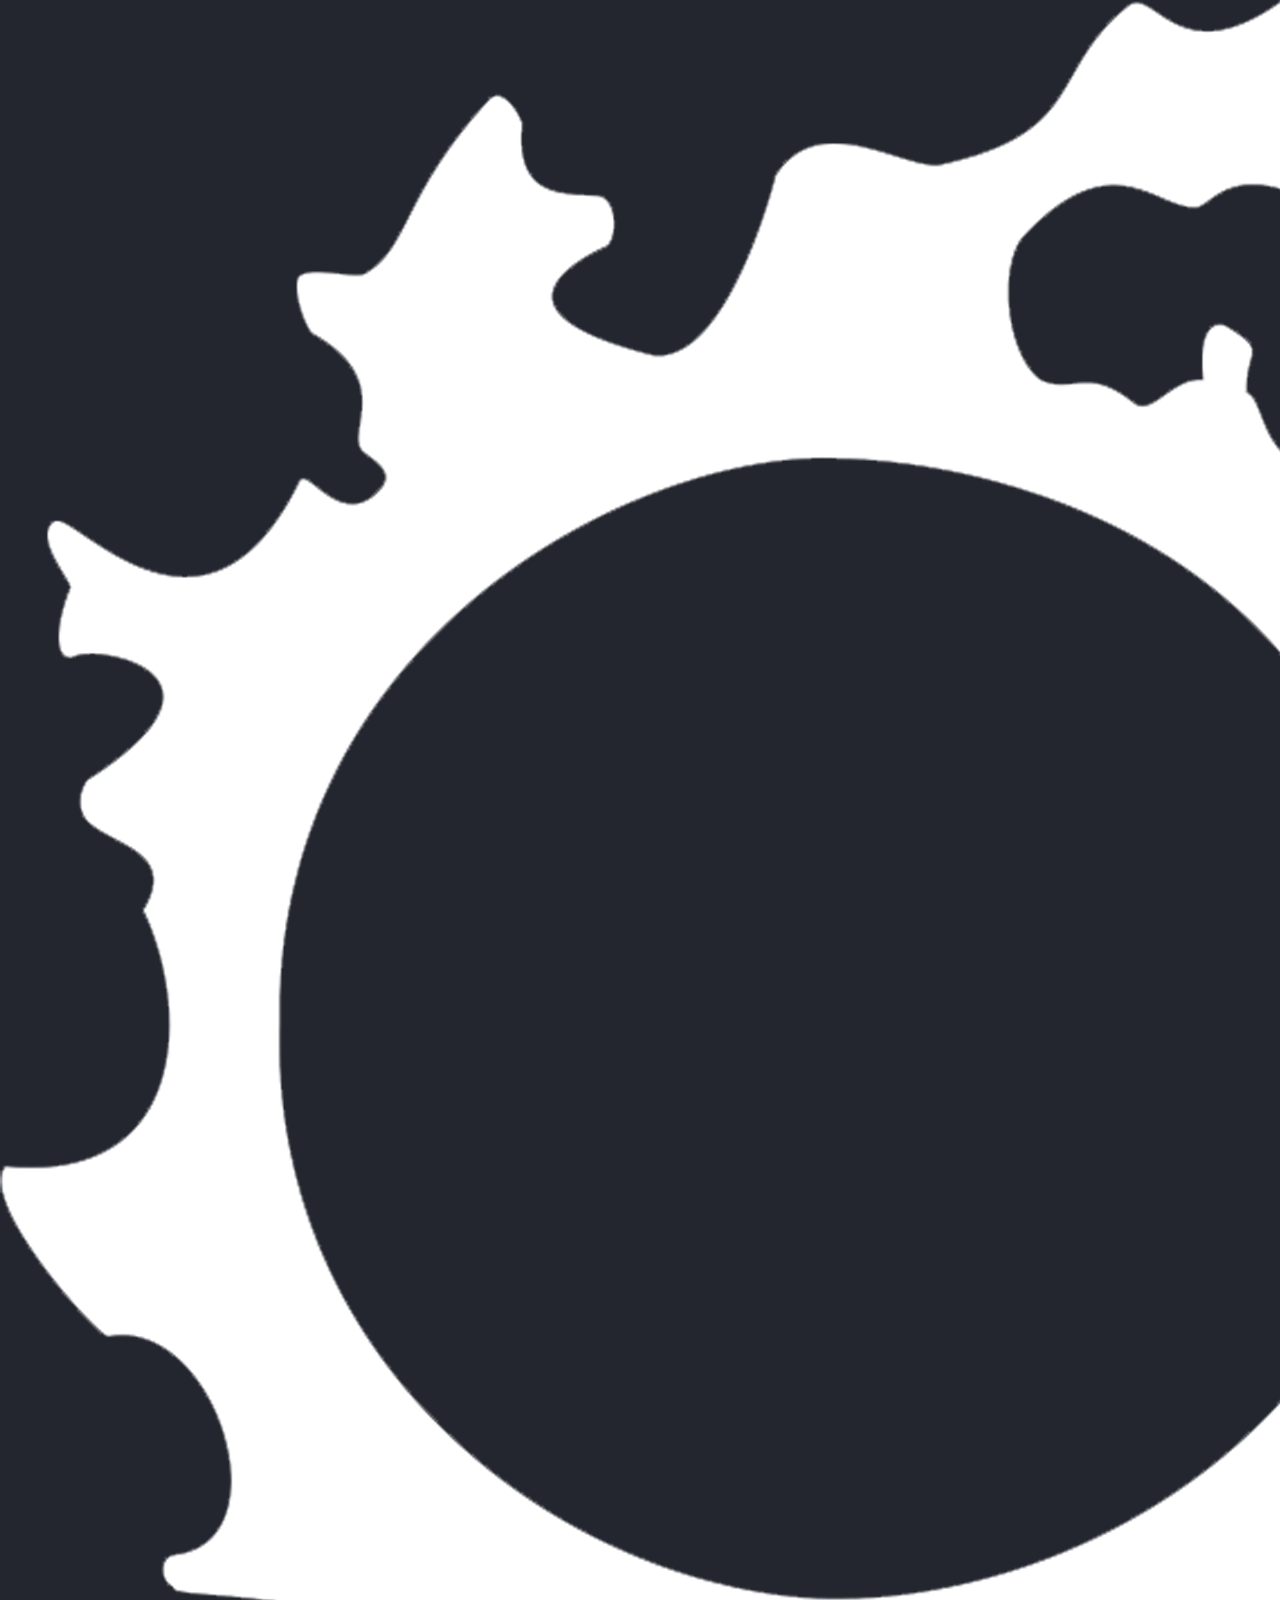
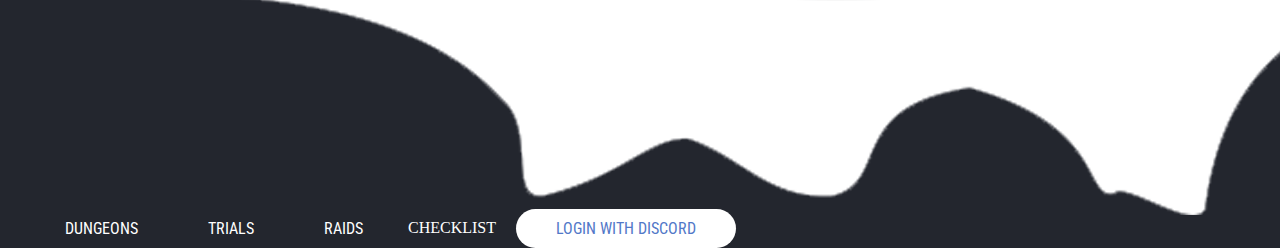
<file: pages/checklist.html>
<!DOCTYPE html>
<html lang="en">
<head>
    <link rel="preconnect" href="https://fonts.googleapis.com">
<link rel="preconnect" href="https://fonts.gstatic.com" crossorigin>
<link href="https://fonts.googleapis.com/css2?family=Roboto:wght@300&display=swap" rel="stylesheet"> 
    <link href="//db.onlinewebfonts.com/c/db8811fcaea2386d4f6e3bcf7e6d206b?family=MiedingerW01-Bold" rel="stylesheet" type="text/css"/> 
    <link rel="preconnect" href="https://fonts.googleapis.com">
<link rel="preconnect" href="https://fonts.gstatic.com" crossorigin>
<link href="https://fonts.googleapis.com/css2?family=Anek+Telugu:wght@800&display=swap" rel="stylesheet"> 
    <link rel="preconnect" href="https://fonts.googleapis.com">
<link rel="preconnect" href="https://fonts.gstatic.com" crossorigin>
<link href="https://fonts.googleapis.com/css2?family=Anek+Telugu:wght@500&display=swap" rel="stylesheet"> 
    <link rel="preconnect" href="https://fonts.googleapis.com">
<link rel="preconnect" href="https://fonts.gstatic.com" crossorigin>
<link href="https://fonts.googleapis.com/css2?family=Anek+Telugu&display=swap" rel="stylesheet">
    <link rel="preconnect" href="https://fonts.googleapis.com">
    <link rel="preconnect" href="https://fonts.gstatic.com" crossorigin>
    <link href="https://fonts.googleapis.com/css2?family=Roboto+Condensed:wght@700&display=swap" rel="stylesheet"> 
    <link rel="stylesheet" href="../style.css">
    <link rel="shortcut icon" href="../images/logo.png" type="image/x-icon">
    <meta charset="UTF-8">
    <meta http-equiv="X-UA-Compatible" content="IE=edge">
    <meta name="viewport" content="width=device-width, initial-scale=1.0">
    <title>XIV Buddy</title>
</head>
    <body>

        <!--Section 1-->
        <section class="nav-other"> <!--Navigation bar-->
                <a href="index.html">
                    <img class="logo" src="../images/logo4.png" alt="">
                </a>

                
                    <ul class="nav-links">
                        <li class="underline-dungeons"><a href="dungeons.html">Dungeons</a></li>
                        <li class="underline-trials"><a href="trials.html">Trials</a></li>
                        <li class="underline-raids"><a href="raids.html">Raids</a></li>
                        
                        <div>
                            <div class="checklist-nav"><a href="checklist.html">Checklist</a></div>
                        </div>
                        

                        <div class="red"><a href="#">LOGIN WITH DISCORD</a><div/>
                    </ul>
        </section>

        <!--<section class="footer">
            <div class="footer-line"></div>
            <div class="footer-container">
                <div class="copyright">
                    FINAL FANTASY is a registered trademark of Square Enix Holdings Co., Ltd.
                    <br>
                    FINAL FANTASY XIV © SQUARE ENIX CO., LTD.
                </div>
                <div class="logo-links">
                    <images src="logo4.png" alt="">
                </div>
            </div>
        </section>-->
    </body>
</html>
</file>
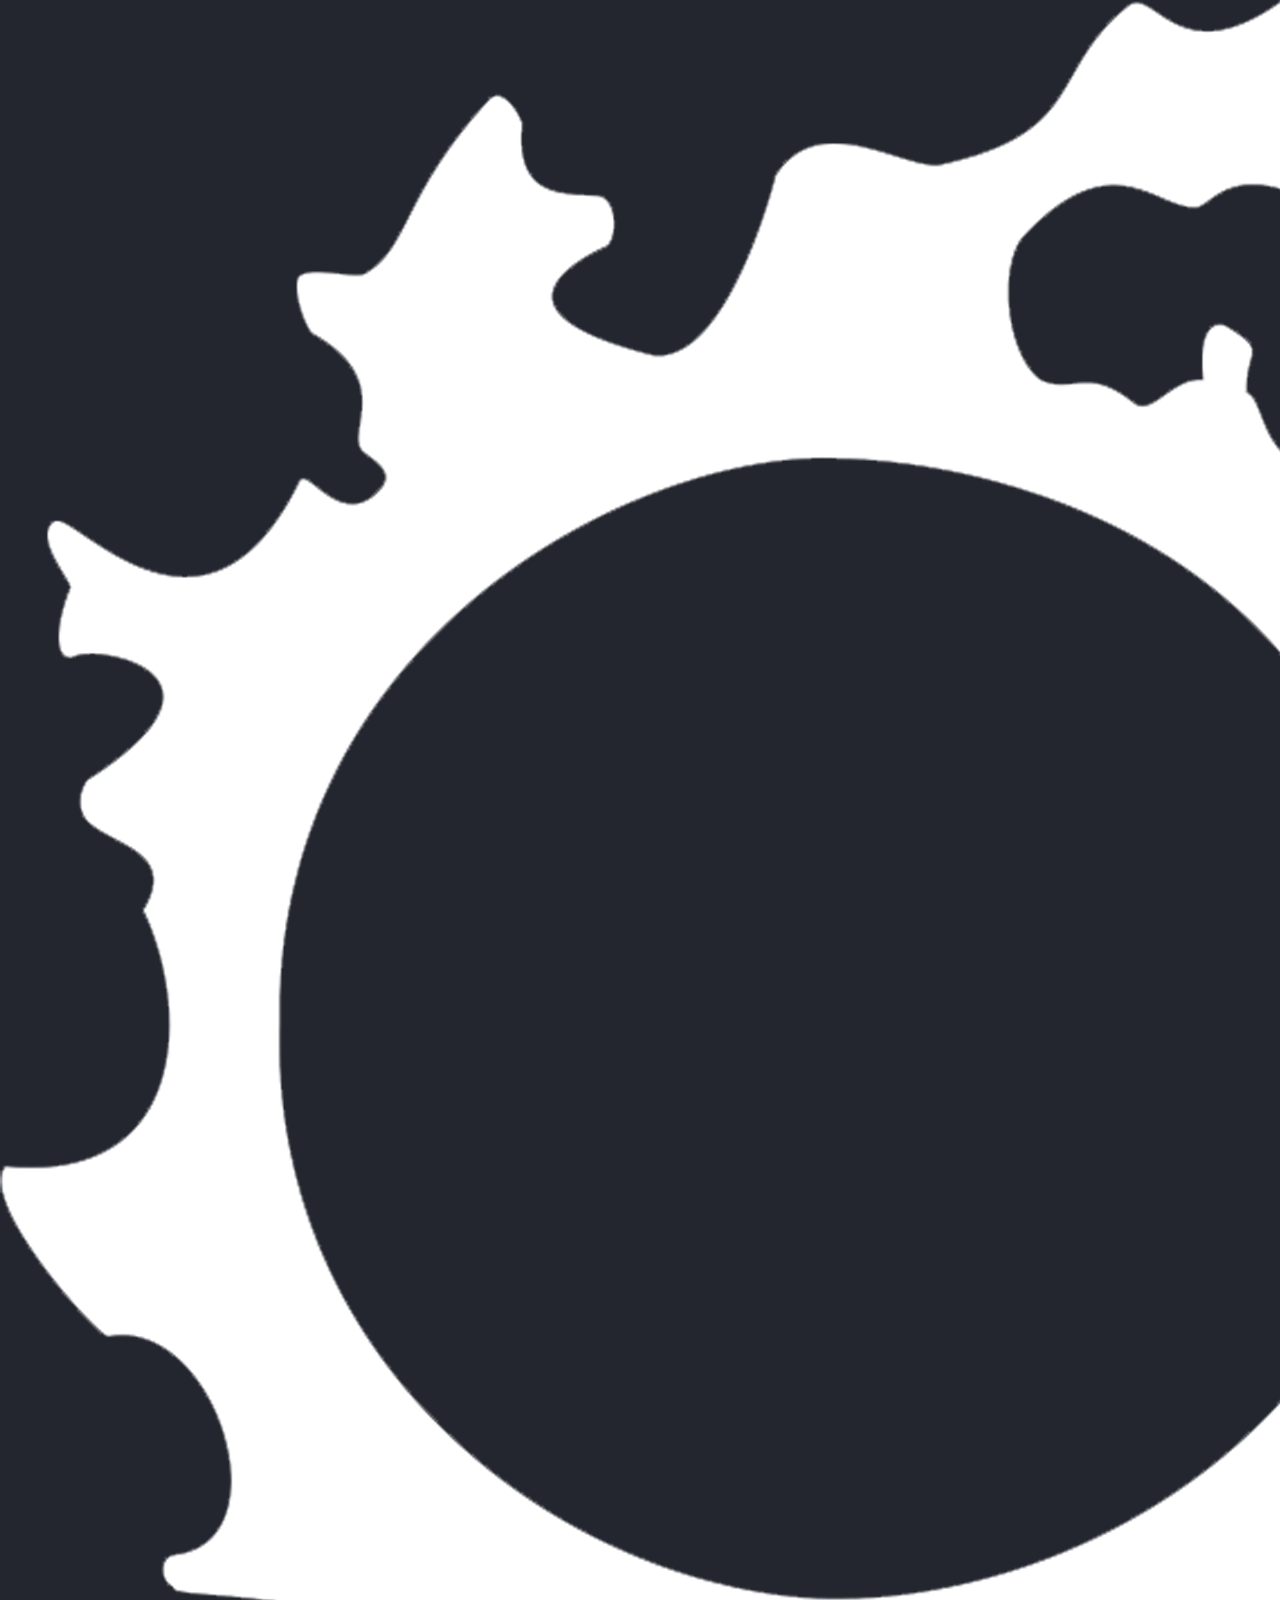
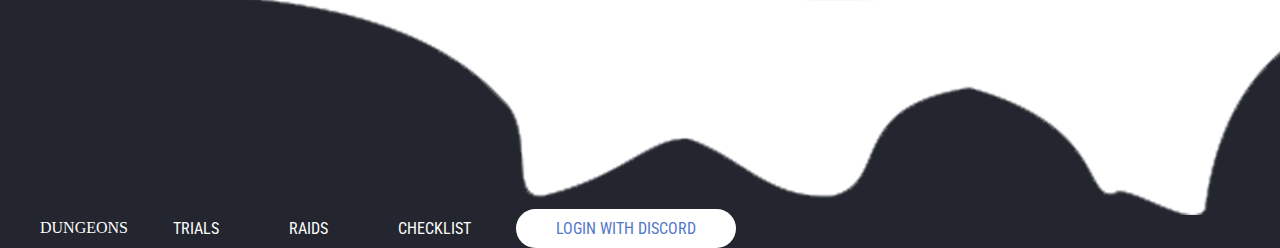
<file: pages/dungeons.html>
<!DOCTYPE html>
<html lang="en">
<head>
    <link rel="preconnect" href="https://fonts.googleapis.com">
<link rel="preconnect" href="https://fonts.gstatic.com" crossorigin>
<link href="https://fonts.googleapis.com/css2?family=Roboto:wght@300&display=swap" rel="stylesheet"> 
    <link href="//db.onlinewebfonts.com/c/db8811fcaea2386d4f6e3bcf7e6d206b?family=MiedingerW01-Bold" rel="stylesheet" type="text/css"/> 
    <link rel="preconnect" href="https://fonts.googleapis.com">
<link rel="preconnect" href="https://fonts.gstatic.com" crossorigin>
<link href="https://fonts.googleapis.com/css2?family=Anek+Telugu:wght@800&display=swap" rel="stylesheet"> 
    <link rel="preconnect" href="https://fonts.googleapis.com">
<link rel="preconnect" href="https://fonts.gstatic.com" crossorigin>
<link href="https://fonts.googleapis.com/css2?family=Anek+Telugu:wght@500&display=swap" rel="stylesheet"> 
    <link rel="preconnect" href="https://fonts.googleapis.com">
<link rel="preconnect" href="https://fonts.gstatic.com" crossorigin>
<link href="https://fonts.googleapis.com/css2?family=Anek+Telugu&display=swap" rel="stylesheet">
    <link rel="preconnect" href="https://fonts.googleapis.com">
    <link rel="preconnect" href="https://fonts.gstatic.com" crossorigin>
    <link href="https://fonts.googleapis.com/css2?family=Roboto+Condensed:wght@700&display=swap" rel="stylesheet"> 
    <link rel="stylesheet" href="../style.css">
    <link rel="shortcut icon" href="../images/logo.png" type="image/x-icon">
    <meta charset="UTF-8">
    <meta http-equiv="X-UA-Compatible" content="IE=edge">
    <meta name="viewport" content="width=device-width, initial-scale=1.0">
    <title>XIV Buddy</title>
</head>
    <body>

        <!--Section 1-->
        <section class="nav-other"> <!--Navigation bar-->
                <a href="index.html">
                    <img class="logo" src="../images/logo4.png" alt="">
                </a>

                
                    <ul class="nav-links">
                        <div>
                            <div class="dungeons-nav"><a href="dungeons.html">Dungeons</a></div>
                        </div>
                        
                            <li class="underline-trials"><a href="trials.html">Trials</a></li>
                            <li class="underline-raids"><a href="raids.html">Raids</a></li>
                            <li class="underline-checklist"><a href="checklist.html">Checklist</a></li>
                        
                        

                        <div class="red"><a href="#">LOGIN WITH DISCORD</a></div>
                    </ul>
        </section>

        <!--<section class="footer">
            <div class="footer-line"></div>
            <div class="footer-container">
                <div class="copyright">
                    FINAL FANTASY is a registered trademark of Square Enix Holdings Co., Ltd.
                    <br>
                    FINAL FANTASY XIV © SQUARE ENIX CO., LTD.
                </div>
                <div class="logo-links">
                    <images src="logo4.png" alt="">
                </div>
            </div>
        </section>-->
        
    </body>
</html>
</file>
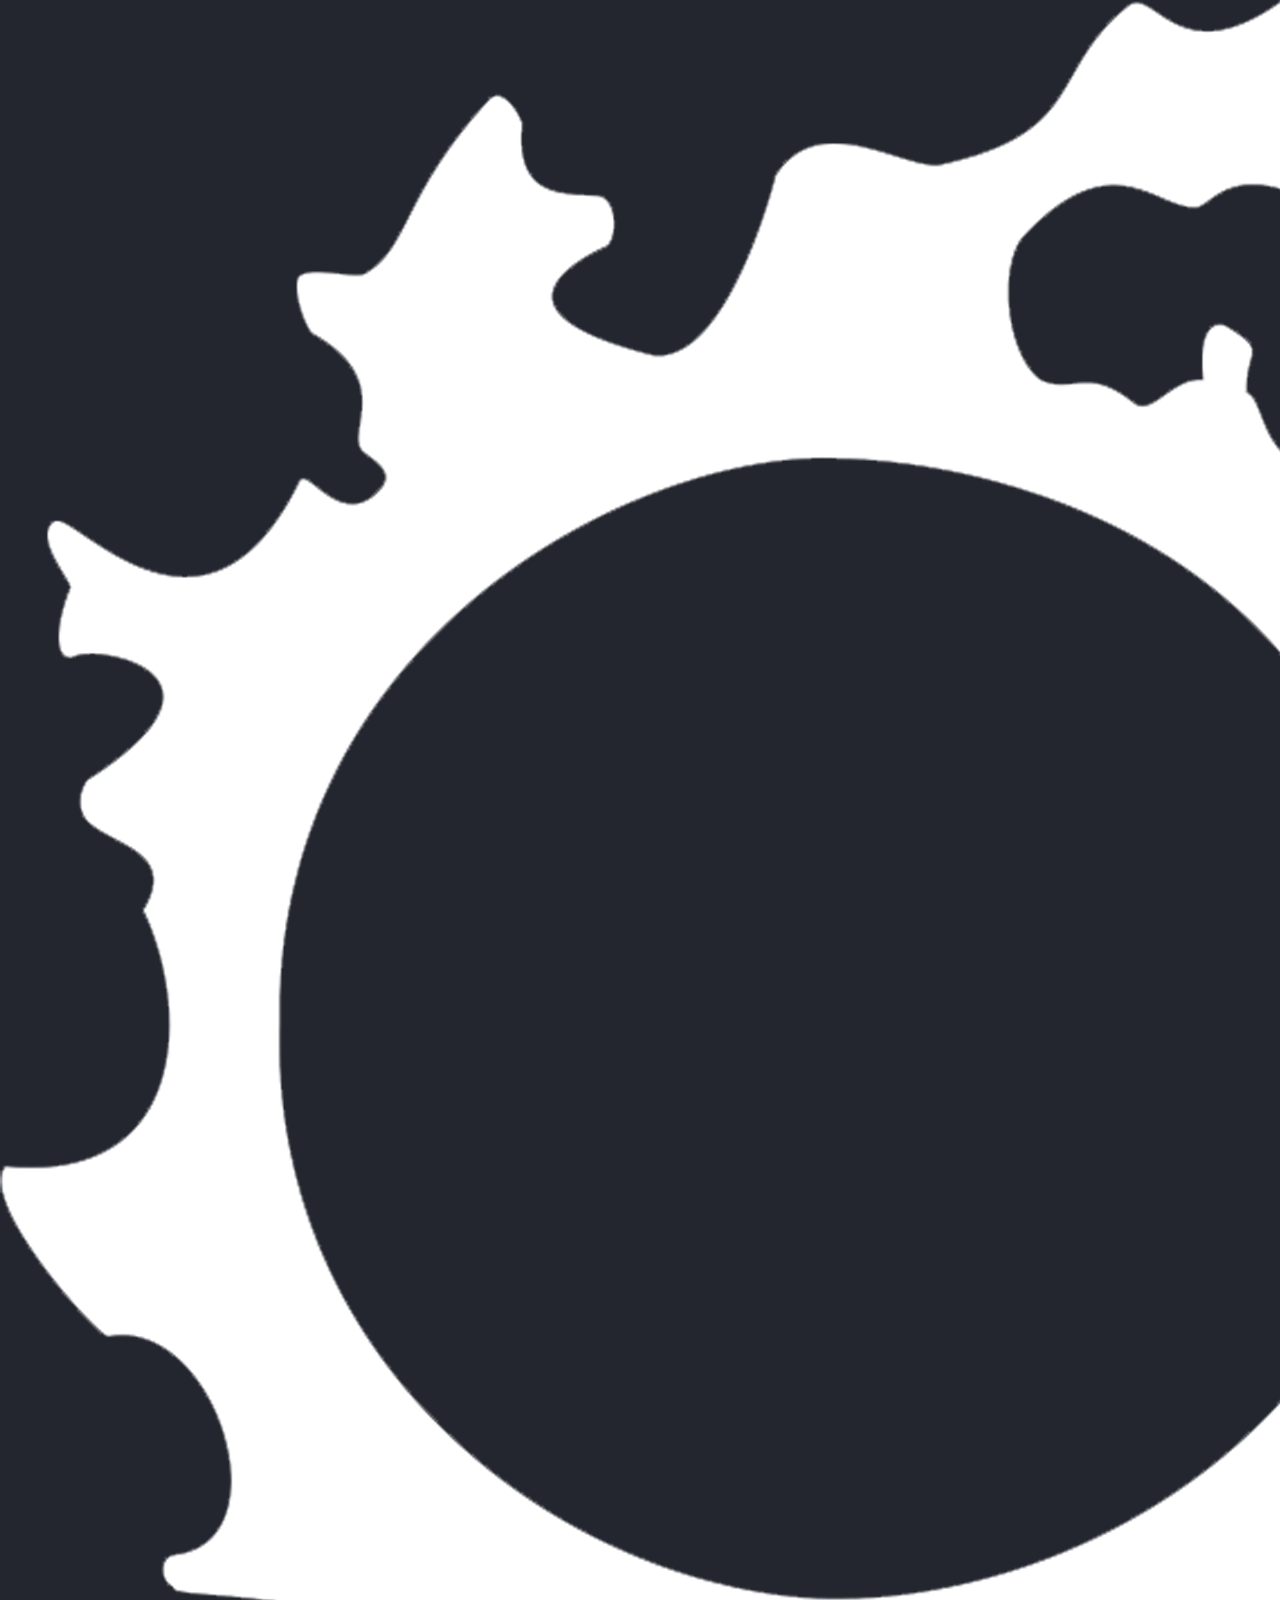
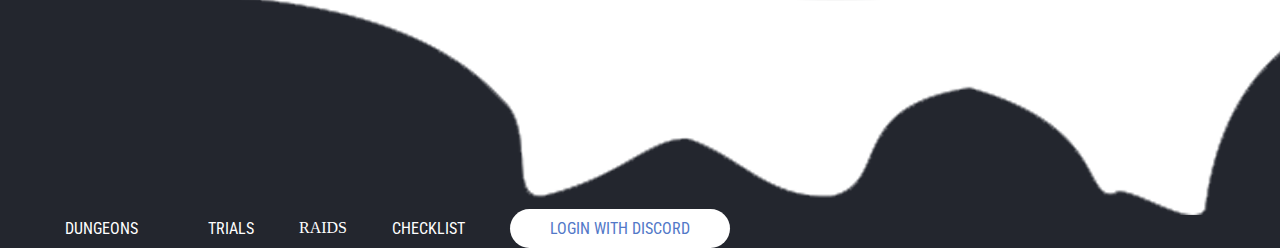
<file: pages/raids.html>
<!DOCTYPE html>
<html lang="en">
<head>
    <link rel="preconnect" href="https://fonts.googleapis.com">
<link rel="preconnect" href="https://fonts.gstatic.com" crossorigin>
<link href="https://fonts.googleapis.com/css2?family=Roboto:wght@300&display=swap" rel="stylesheet"> 
    <link href="//db.onlinewebfonts.com/c/db8811fcaea2386d4f6e3bcf7e6d206b?family=MiedingerW01-Bold" rel="stylesheet" type="text/css"/> 
    <link rel="preconnect" href="https://fonts.googleapis.com">
<link rel="preconnect" href="https://fonts.gstatic.com" crossorigin>
<link href="https://fonts.googleapis.com/css2?family=Anek+Telugu:wght@800&display=swap" rel="stylesheet"> 
    <link rel="preconnect" href="https://fonts.googleapis.com">
<link rel="preconnect" href="https://fonts.gstatic.com" crossorigin>
<link href="https://fonts.googleapis.com/css2?family=Anek+Telugu:wght@500&display=swap" rel="stylesheet"> 
    <link rel="preconnect" href="https://fonts.googleapis.com">
<link rel="preconnect" href="https://fonts.gstatic.com" crossorigin>
<link href="https://fonts.googleapis.com/css2?family=Anek+Telugu&display=swap" rel="stylesheet">
    <link rel="preconnect" href="https://fonts.googleapis.com">
    <link rel="preconnect" href="https://fonts.gstatic.com" crossorigin>
    <link href="https://fonts.googleapis.com/css2?family=Roboto+Condensed:wght@700&display=swap" rel="stylesheet"> 
    <link rel="stylesheet" href="../style.css">
    <link rel="shortcut icon" href="../images/logo.png" type="image/x-icon">
    <meta charset="UTF-8">
    <meta http-equiv="X-UA-Compatible" content="IE=edge">
    <meta name="viewport" content="width=device-width, initial-scale=1.0">
    <title>XIV Buddy</title>
</head>
    <body>

        <!--Section 1-->
        <section class="nav-other"> <!--Navigation bar-->
                <a href="index.html">
                    <img class="logo" src="../images/logo4.png" alt="">
                </a>

                
                <ul class="nav-links">
                    <li class="underline-dungeons"><a href="dungeons.html">Dungeons</a></li>
                    <li class="underline-trials"><a href="trials.html">Trials</a></li>


                    <div>
                        <div class="raids-nav"><a href="raids.html">Raids</a></div>
                    </div>

                    <li class="underline-checklist"><a href="checklist.html">Checklist</a></li>
                        
                        

                        <div class="red"><a href="#">LOGIN WITH DISCORD</a></div>
                    </ul>
        </section>

        <section class="arr"></section>
        <section class="heavensward"></section>
        <section class="Stormblood"></section>
        <section class="shadowbringers"></section>
        <section class="endwalker"></section>

        <!--<section class="footer">
            <div class="footer-line"></div>
            <div class="footer-container">
                <div class="copyright">
                    FINAL FANTASY is a registered trademark of Square Enix Holdings Co., Ltd.
                    <br>
                    FINAL FANTASY XIV © SQUARE ENIX CO., LTD.
                </div>
                <div class="logo-links">
                    <images src="logo4.png" alt="">
                </div>
            </div>
        </section>-->

    </body>
</html>
</file>
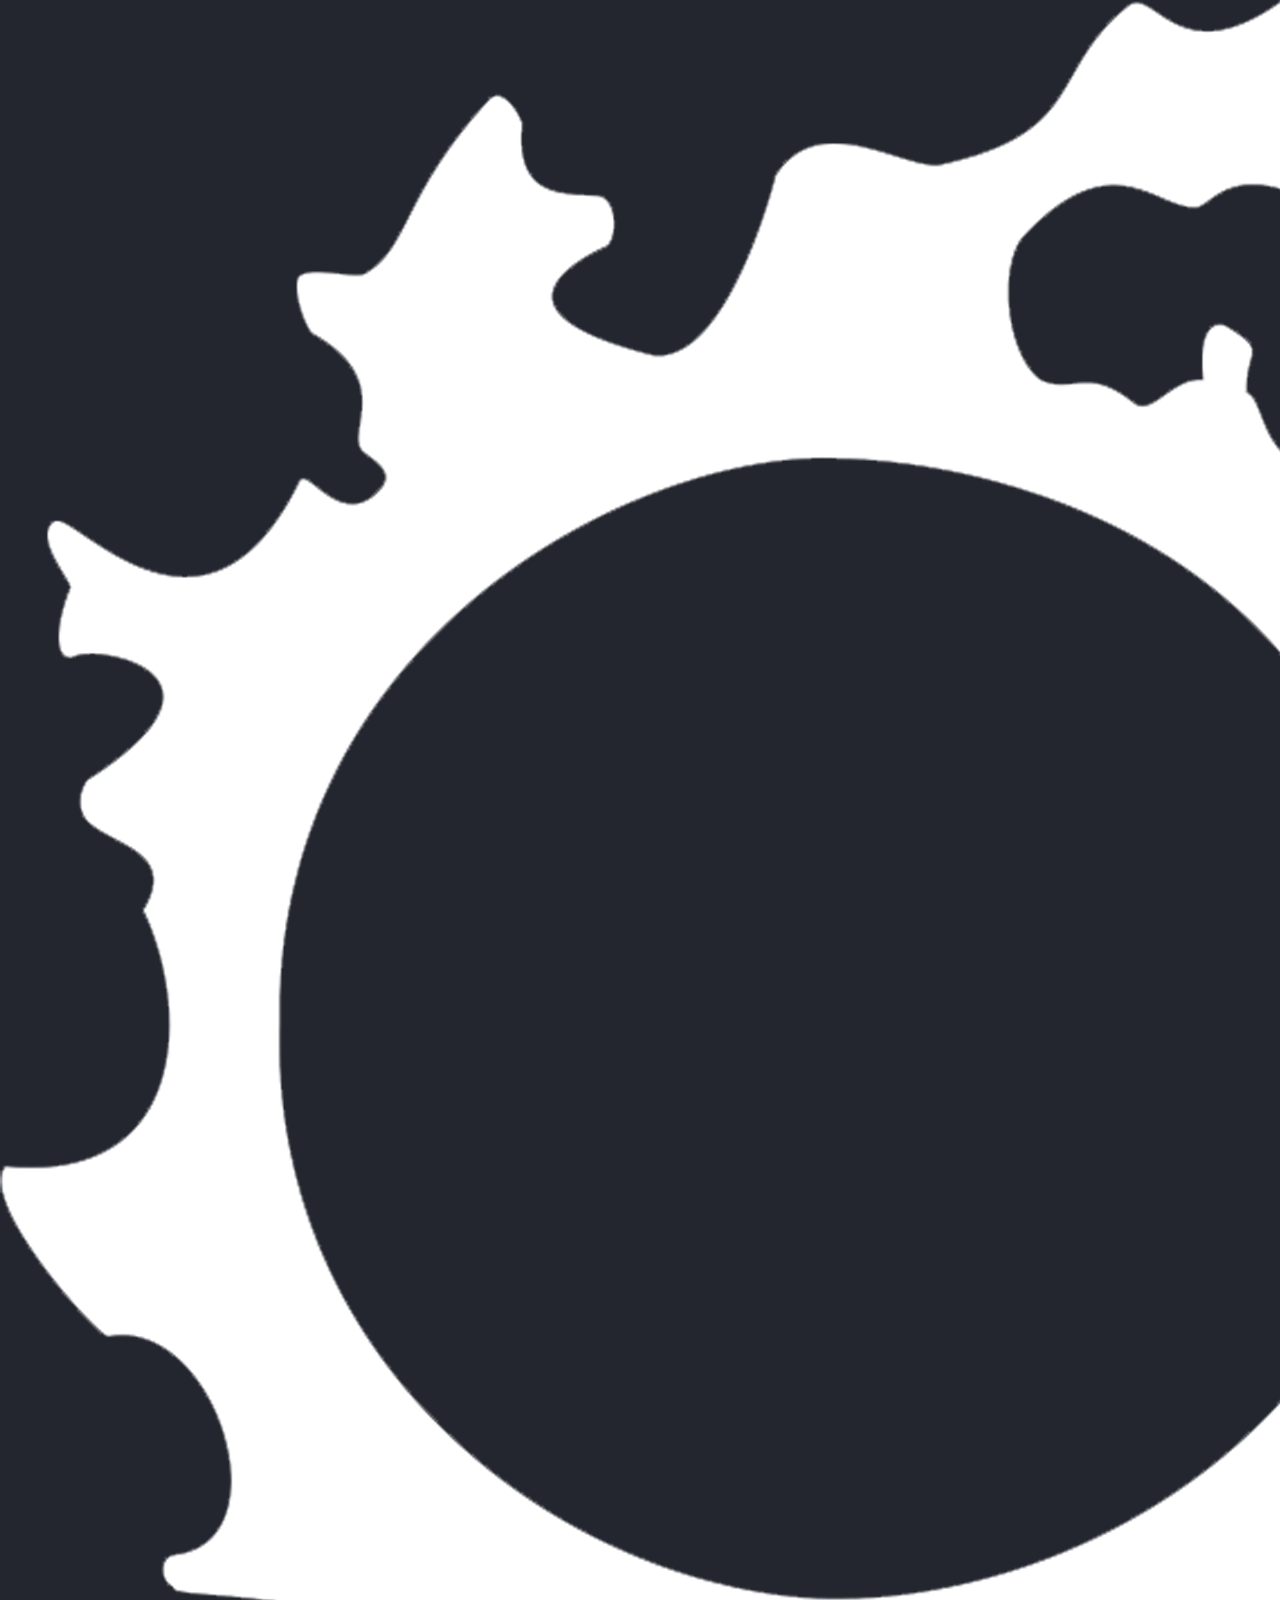
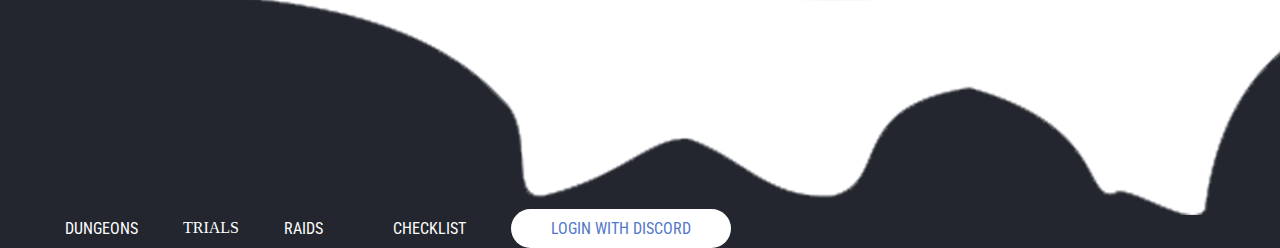
<file: pages/trials.html>
<!DOCTYPE html>
<html lang="en">
<head>
    <link rel="preconnect" href="https://fonts.googleapis.com">
<link rel="preconnect" href="https://fonts.gstatic.com" crossorigin>
<link href="https://fonts.googleapis.com/css2?family=Roboto:wght@300&display=swap" rel="stylesheet"> 
    <link href="//db.onlinewebfonts.com/c/db8811fcaea2386d4f6e3bcf7e6d206b?family=MiedingerW01-Bold" rel="stylesheet" type="text/css"/> 
    <link rel="preconnect" href="https://fonts.googleapis.com">
<link rel="preconnect" href="https://fonts.gstatic.com" crossorigin>
<link href="https://fonts.googleapis.com/css2?family=Anek+Telugu:wght@800&display=swap" rel="stylesheet"> 
    <link rel="preconnect" href="https://fonts.googleapis.com">
<link rel="preconnect" href="https://fonts.gstatic.com" crossorigin>
<link href="https://fonts.googleapis.com/css2?family=Anek+Telugu:wght@500&display=swap" rel="stylesheet"> 
    <link rel="preconnect" href="https://fonts.googleapis.com">
<link rel="preconnect" href="https://fonts.gstatic.com" crossorigin>
<link href="https://fonts.googleapis.com/css2?family=Anek+Telugu&display=swap" rel="stylesheet">
    <link rel="preconnect" href="https://fonts.googleapis.com">
    <link rel="preconnect" href="https://fonts.gstatic.com" crossorigin>
    <link href="https://fonts.googleapis.com/css2?family=Roboto+Condensed:wght@700&display=swap" rel="stylesheet"> 
    <link rel="stylesheet" href="../style.css">
    <link rel="shortcut icon" href="../images/logo.png" type="image/x-icon">
    <meta charset="UTF-8">
    <meta http-equiv="X-UA-Compatible" content="IE=edge">
    <meta name="viewport" content="width=device-width, initial-scale=1.0">
    <title>XIV Buddy</title>
</head>
    <body>

        <section class="nav-other"> <!--Navigation bar-->
                <a href="index.html">
                    <img class="logo" src="../images/logo4.png" alt="">
                </a>

                
                <ul class="nav-links">
                    <li class="underline-dungeons"><a href="dungeons.html">Dungeons</a></li>

                    <div>
                        <div class="trials-nav"><a href="trials.html">Trials</a></div>
                    </div>

                    <li class="underline-raids"><a href="raids.html">Raids</a></li>
                    <li class="underline-checklist"><a href="checklist.html">Checklist</a></li>
                        
                        

                        <div class="red"><a href="#">LOGIN WITH DISCORD</a></div>
                    </ul>
        </section>

        <section class="arr"></section>
        <section class="heavensward"></section>
        <section class="Stormblood"></section>
        <section class="shadowbringers"></section>
        <section class="endwalker"></section>

        <!--<section class="footer">
            <div class="footer-line"></div>
            <div class="footer-container">
                <div class="copyright">
                    FINAL FANTASY is a registered trademark of Square Enix Holdings Co., Ltd.
                    <br>
                    FINAL FANTASY XIV © SQUARE ENIX CO., LTD.
                </div>
                <div class="logo-links">
                    <images src="logo4.png" alt="">
                </div>
            </div>
        </section>-->

    </body>
</html>
</file>
<file: style.css>
* {
    margin: 0;
    background-color: rgb(35, 38, 46);

}


@font-face {
    font-family: 'mied';
    src: url(Miedinger\ W01\ Bold.ttf) format('embedded-opentype'), /* Internet Explorer */
         url(Miedinger\ W01\ Bold.ttf) format('woff2'),             /* Super Modern Browsers */
         url(Miedinger\ W01\ Bold.ttf) format('woff'),              /* Pretty Modern Browsers */
         url(Miedinger\ W01\ Bold.ttf) format('truetype'),          /* Safari, Android, iOS */
         url(Miedinger\ W01\ Bold.ttf) format('svg');               /* Legacy iOS */
}

@import url('https://fonts.googleapis.com/css2?family=Roboto+Condensed:wght@300&display=swap');
@import url('https://fonts.googleapis.com/css2?family=Roboto+Condensed:wght@700&display=swap');

/*Section 1*/
.bg-img{
    max-width: 100%;
    height: 100%;
    display: block;
}

a {
    background: transparent;
}

.bg-container {
    position: relative;
    display: inline-block;
}

.bg-container h1 { /*Cover image text*/
    background-color: transparent;
    color: white;
    position: absolute;
    top: 50%;
    left: 50%;
    transform: translate(-50%, -50%);
    text-align: center;
    font-family: 'mied', Helvetica, sans-serif;
    font-size: 400%;

    opacity: 1;
	animation-name: fadeInOpacity;
	animation-iteration-count: 1;
	animation-timing-function: ease-in;
	animation-duration: 2s;
}

@keyframes fadeInOpacity {
	0% {
		opacity: 0;
	}
	100% {
		opacity: 1;
	}
}

.nav {
    display: flex;
    justify-content: space-between;
    align-items: center;
    position: absolute;
    width: 100vw;
    z-index: 999;
    background-color: transparent;
    /**border-bottom: 1px solid #BBBBBB;**/ /*Line under navbar*/
}

.nav-links {
    display: flex; 
    background-color: transparent;
}

.nav-links li {
    display: flex;
    margin: 0px 25px;
    font-family: 'Roboto Condensed', sans-serif;
    background-color: transparent;
}

.nav-links a {
    text-decoration: none;
    color: white;
    text-transform: uppercase;
    margin-right: 20px;
    background-color: transparent;

}

/*Underline navbar link animations*/
.nav-links li {
    display: inline-block;
    position: relative;
    color: #ffffff;
}

.nav-links li:after {
    content: '';
    position: absolute;
    width: 50%;
    transform: scaleX(0);
    height: 3px;
    bottom: -1.5px;
    left: 0;
    background-color: #ffffff;
    transform-origin: bottom right;
    transition: transform 0.25s ease-out;
}

.nav-links li:hover:after {
    transform: scaleX(1);
    transform-origin: bottom left;
}

.red a { /*Login button*/
    background-color: white;
    color: rgb(82, 120, 200);
    font-family: 'Roboto Condensed', sans-serif;
    border-radius: 200px;
    padding: 10px 40px;
    margin-right: 30px;
}
.nav img {
    bottom: 10px;
    width: 200px;
    margin: 20px;
    background-color: transparent;
    
    
}

.red {
    background-color: transparent;
}

.potential {
    color: rgb(242, 91, 91);
    background-color: transparent;
}

/*Section 2*/

.section2 {
    margin: 50px 50px 0px auto;
}

.features {
    font-size: xx-large;
    margin: 0px 0px 50px 50px;
    font-family: mied, Arial, Helvetica, sans-serif;
    border-bottom: 1px solid rgba(251, 251, 251, 0.25);
    color: white;
}

.wrapper {
    display: grid;
    margin: 0px 50px 50px 50px;
    height: 500px;
    gap: 20px;
    grid-template-columns: 1fr 1fr 1fr;
}

.box {
    border-radius: 6px;
}


.item1 {
    display: grid;
    grid-template-columns: 1fr 4fr;
    grid-template-areas: "a b";
}

.icon {
    background-color: transparent;
    grid-area: a;
}

.icon img {
    background-color: transparent;
    width: 60px;
    margin: 20px;
}

.text {
    background-color: transparent;
    grid-area: b;
    color: white;
    margin: 20px 20px 20px 0px;
    font-family: 'Roboto Condensed', sans-serif;

}

.text h2 {
    background-color: transparent;
    font-size: x-large;
    margin-bottom: 10px;
    border-bottom: 1px solid rgba(251, 251, 251, 0.25);
    font-weight: bold;
}

.text p {
    background-color: transparent;
    font-size: large;
    font-weight: lighter;
    opacity: 0.7;
    
}


.event-img img{
    display: block;
    margin: 100px auto 100px auto;
    width: 50%;
    width: 600px;
    border-radius: 6px;
}

.footer-line {
    border-top: 1px solid rgb(255, 255, 255);
}

.footer {
    background-color: rgb(45, 49, 58);
}

.footer-container {
    margin: 50px 50px 0px 50px;
    display: flex;
    align-items: center;
    align-content: space-between;
    background-color: rgb(45, 49, 58);
}

.logo-links {
    margin: 0px 100px 50px 100px;
    background-color: rgb(45, 49, 58);
}

.logo-links img {
    width: 300px;
    background-color: rgb(45, 49, 58);
}

.copyright {
    color: white;
    background-color: rgb(45, 49, 58);
    margin-bottom: 50px;
}
</file>
